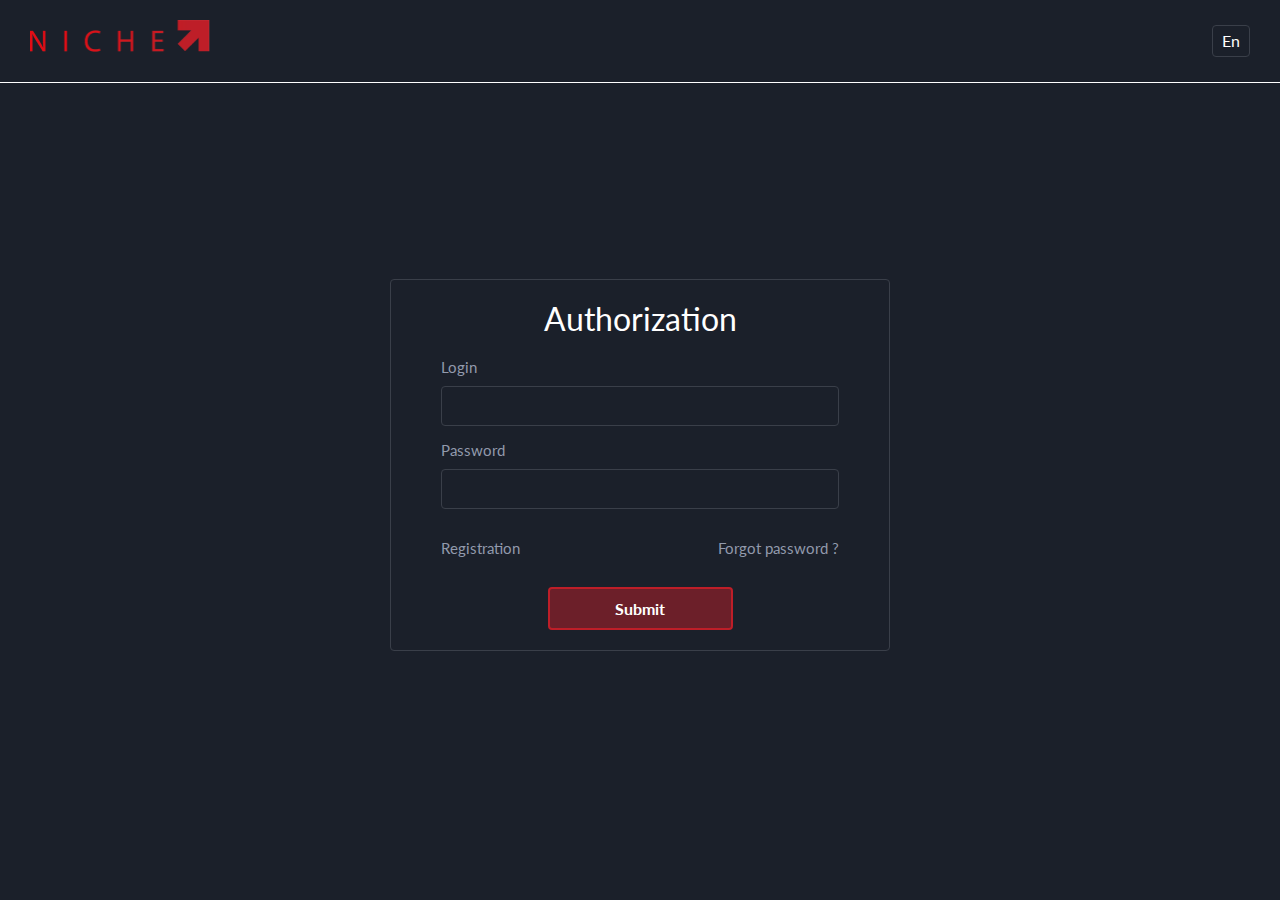
<file: index.html>
<!DOCTYPE html>
<!-- Оболочка документа -->
<html lang="ru">

<!-- Заголовок страницы, контейнер для других важных данных (не отображается) -->

<head>
    <title>Главная</title>
    <!-- Подключение CSS -->
    <link rel="stylesheet" href="css/style.css">
    <meta http-equiv="Content-type" content="text/html;charset=UTF-8" />
    <link rel="shortcut icon" href="img/icons/favicon.ico">
    <meta name="viewport" content="width=device-width, initial-scale=1.0" />
</head>

<body>
    <!-- ОБОЛОЧКА -->
    <div class="wrapper main ">
        <div class="top_wrap">
            <div class="top_inner">
                <div class="left">
                    <a href="#" class="logo">
                        <img src="img/logo.png" alt="">
                    </a>
                </div>
                <div class="right">
                    <div class="langs">
                        <div class="lang lang_use">En</div>
                        <div class="lang_block">
                            <div class="lang">Ua</div>
                            <div class="lang">Ru</div>
                        </div>
                    </div>
                </div>
            </div>
        </div>
        <form action="" class="form_wrap page">
            <div class="form_inner">
                <div class="title">Authorization</div>
                <div class="input_item">
                    <input class=" input_text" type="text">
                    <span class="title_input required">Login</span>
                </div>
                <div class="input_item">
                    <input class="input_text" type="text">
                    <span class="title_input required">Password</span>
                </div>
                <div class="link_row">
                    <a href="registration.html" class="link">Registration</a>
                    <a href="#" class="link">Forgot password ?</a>
                </div>
                <input type="submit" value="Submit" class="button_2">
            </div>
        </form>
    </div>


<!-- Подключеине скриптов -->

<script src="js/main.js"></script>
</body>

</html>
</file>
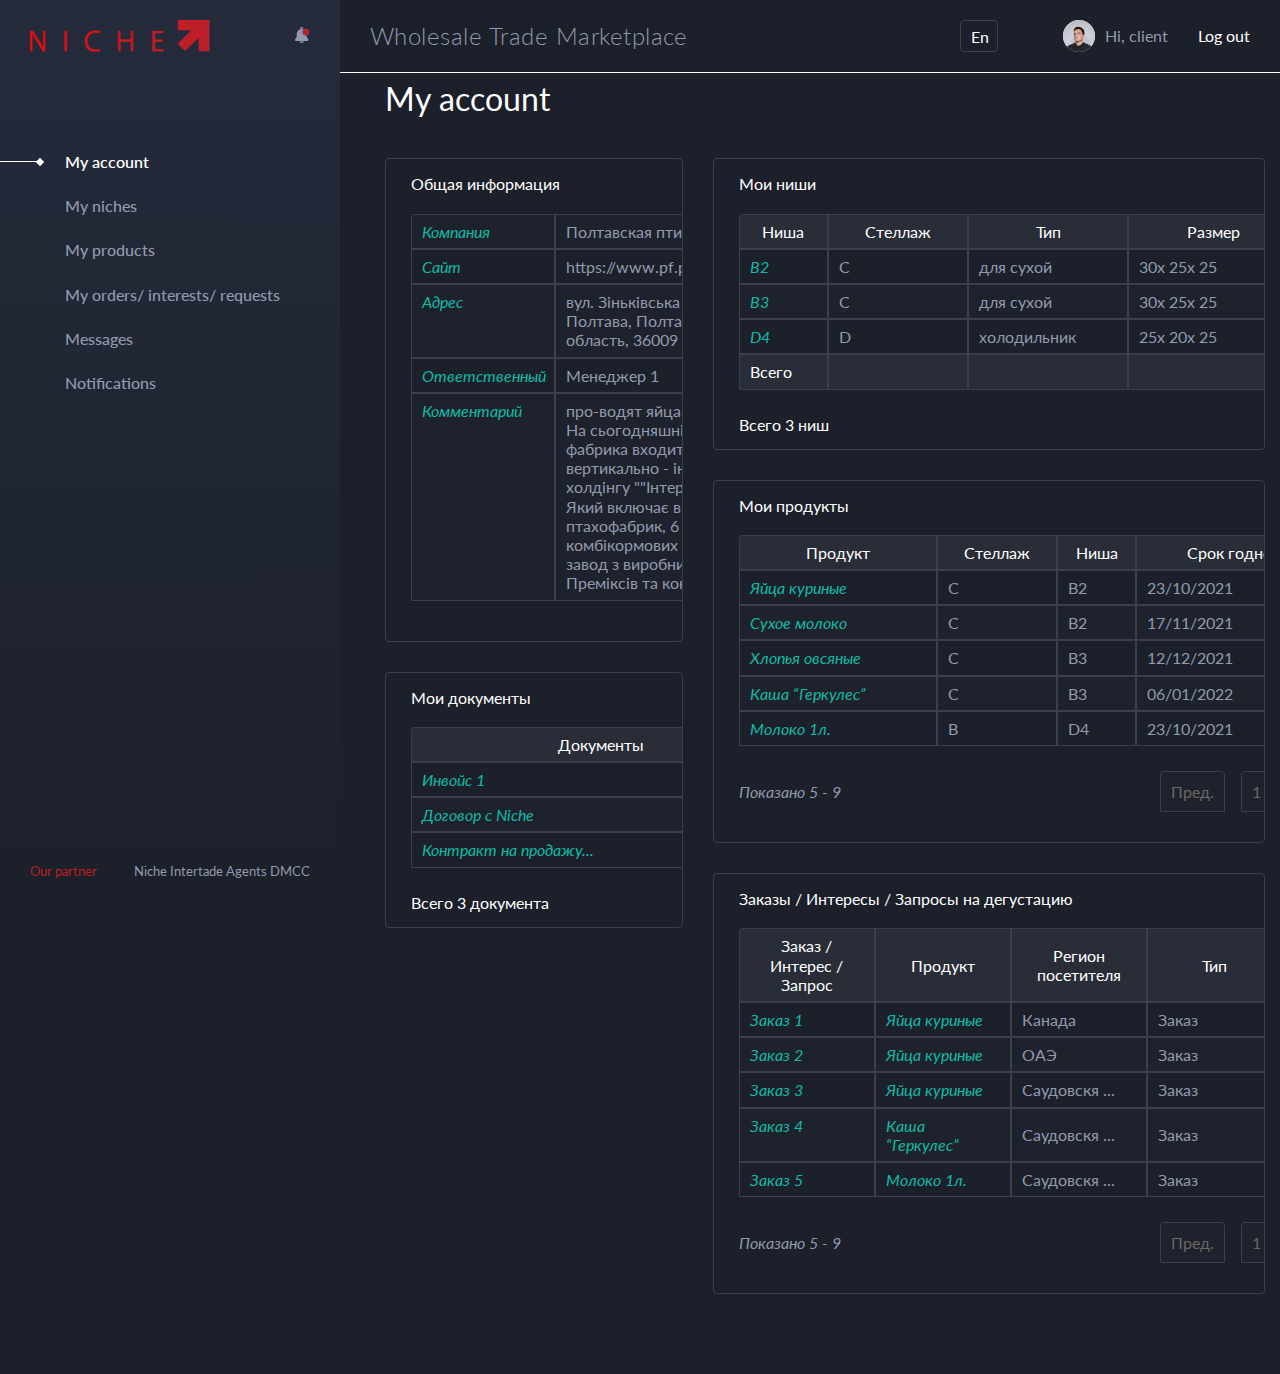
<file: my-account.html>
<!DOCTYPE html>
<!-- Оболочка документа -->
<html lang="ru">

<!-- Заголовок страницы, контейнер для других важных данных (не отображается) -->

<head>
    <title>Главная</title>
    <!-- Подключение CSS -->
    <link rel="stylesheet" href="css/style.css">
    <meta http-equiv="Content-type" content="text/html;charset=UTF-8" />
    <link rel="shortcut icon" href="img/icons/favicon.ico">
    <meta name="viewport" content="width=device-width, initial-scale=1.0" />
</head>

<body>
    <!-- ОБОЛОЧКА -->
    <div class="wrapper account">
        <div class="nav_bar">
            <div class="top">
                <a href="#" class="logo">
                    <img src="img/logo.png" alt="">
                </a>
                <div class="df">
                    <div class="langs">
                        <div class="lang lang_use">En</div>
                        <div class="lang_block">
                            <div class="lang">Ua</div>
                            <div class="lang">Ru</div>
                        </div>
                    </div>
                    <a href="#" class="notice new">
                        <svg class="icon">
                            <use xlink:href="img/svg/sprite.svg#notification"></use>
                        </svg>
                    </a>
                    <div class="close_menu"></div>
                </div>
            </div>
            <div class="center">
                <ul class="menu_list">
                    <li class="menu_item active"><a href="my-account.html" class="menu_link">My account</a></li>
                    <li class="menu_item"><a href="my-niches.html" class="menu_link">My niches</a></li>
                    <li class="menu_item"><a href="my-products.html" class="menu_link">My products</a></li>
                    <li class="menu_item"><a href="my-orders.html" class="menu_link">My orders/ interests/ requests</a>
                    </li>
                    <li class="menu_item"><a href="my-messages.html" class="menu_link">Messages</a></li>
                    <li class="menu_item"><a href="my-notifications.html" class="menu_link">Notifications</a></li>
                </ul>
            </div>
            <div class="bottom">
                <a class="red" href="#">Our partner</a>
                <a href="#">Niche Intertade Agents DMCC</a>
            </div>
        </div>
        <div class="main_block">
            <div class="top_wrap">
                <div class="top_inner">
                    <div class="left">
                        <a href="#" class="logo">
                            <img src="img/logo.png" alt="">
                        </a>
                        <div class="text">Wholesale Trade Marketplace</div>
                    </div>
                    <div class="right">
                        <div class="langs">
                            <div class="lang lang_use">En</div>
                            <div class="lang_block">
                                <div class="lang">Ua</div>
                                <div class="lang">Ru</div>
                            </div>
                        </div>
                        <div class="user">
                            <img class="photo" src="img/user.jpg" alt="">
                            <span class="name">Hi, client</span>
                        </div>
                        <a href="#" class="log">Log out</a>
                    </div>
                    <div class="button_burger"><span></span></div>
                </div>
            </div>
            <div class="container page">
                <div class="content">
                    <div class="title">My account</div>
                    <div class="tabels_wrap">
                        <div class="left_tabels">
                            <div class="table_wrapper table_a-info">
                                <div class="table_title">Общая информация</div>
                                <div class="table">
                                    <div class="t_row">
                                        <div class="t_column title_column">Компания</div>
                                        <div class="t_column">Полтавская птицефабрика</div>
                                    </div>
                                    <div class="t_row">
                                        <div class="t_column title_column">Сайт</div>
                                        <div class="t_column"><a href="#">https://www.pf.poltava.ua/</a></div>
                                    </div>
                                    <div class="t_row">
                                        <div class="t_column title_column">Адрес</div>
                                        <div class="t_column">вул. Зіньківська вулиця, 79, Полтава, Полтавська область,
                                            36009</div>
                                    </div>
                                    <div class="t_row">
                                        <div class="t_column title_column">Ответственный</div>
                                        <div class="t_column">Менеджер 1</div>
                                    </div>
                                    <div class="t_row">
                                        <div class="t_column title_column">Комментарий</div>
                                        <div class="t_column">про-водят яйца в 1956 году
                                            На сьогодняшній день фабрика входить до вертикально - інтегрованого холдінгу
                                            ""Інтер-Єдінство"". Який включає в себе 7 птахофабрик, 6 комбікормових
                                            заводів, завод з виробництву Преміксів та концентратів</div>
                                    </div>
                                </div>
                            </div>
                            <div class="table_wrapper table_a-document">
                                <div class="table_title">Мои документы</div>
                                <div class="table">
                                    <div class="t_row title_row">
                                        <div class="t_column">Документы</div>
                                    </div>
                                    <div class="t_row">
                                        <div class="t_column title_column">Инвойс 1</div>
                                    </div>
                                    <div class="t_row">
                                        <div class="t_column title_column">Договор с Niche</div>
                                    </div>
                                    <div class="t_row">
                                        <div class="t_column title_column">Контракт на продажу...</div>
                                    </div>
                                </div>
                                <div class="table_total">Всего 3 документа</div>
                            </div>
                        </div>
                        <div class="right_tabels">
                            <div class="table_wrapper table_a-niche">
                                <div class="table_title">Мои ниши</div>
                                <div class="table">
                                    <div class="t_row title_row">
                                        <div class="t_column">Ниша</div>
                                        <div class="t_column">Стеллаж</div>
                                        <div class="t_column">Тип</div>
                                        <div class="t_column">Размер</div>
                                        <div class="t_column">Продуктов</div>
                                    </div>
                                    <div class="t_row">
                                        <div class="t_column title_column"><a href="my-niche.html">B2</a></div>
                                        <div class="t_column">C</div>
                                        <div class="t_column">для сухой</div>
                                        <div class="t_column">30х 25х 25</div>
                                        <div class="t_column">4</div>
                                    </div>
                                    <div class="t_row">
                                        <div class="t_column title_column">B3</div>
                                        <div class="t_column">C</div>
                                        <div class="t_column">для сухой</div>
                                        <div class="t_column">30х 25х 25</div>
                                        <div class="t_column">3</div>
                                    </div>
                                    <div class="t_row">
                                        <div class="t_column title_column">D4</div>
                                        <div class="t_column">D</div>
                                        <div class="t_column">холодильник</div>
                                        <div class="t_column">25х 20х 25</div>
                                        <div class="t_column">2</div>
                                    </div>
                                    <div class="t_row total_row">
                                        <div class="t_column">Всего</div>
                                        <div class="t_column"></div>
                                        <div class="t_column"></div>
                                        <div class="t_column"></div>
                                        <div class="t_column">9</div>
                                    </div>
                                </div>
                                <div class="table_total">Всего 3 ниш</div>
                            </div>
                            <div class="table_wrapper table_a-products">
                                <div class="table_title">Мои продукты</div>
                                <div class="table">
                                    <div class="t_row title_row">
                                        <div class="t_column">Продукт</div>
                                        <div class="t_column">Стеллаж</div>
                                        <div class="t_column">Ниша</div>
                                        <div class="t_column">Срок годности истекает</div>
                                    </div>
                                    <div class="t_row">
                                        <div class="t_column title_column"><a href="my-product.html">Яйца куриные</a>
                                        </div>
                                        <div class="t_column">C</div>
                                        <div class="t_column">B2</div>
                                        <div class="t_column">23/10/2021</div>
                                    </div>
                                    <div class="t_row">
                                        <div class="t_column title_column">Сухое молоко</div>
                                        <div class="t_column">C</div>
                                        <div class="t_column">B2</div>
                                        <div class="t_column">17/11/2021</div>
                                    </div>
                                    <div class="t_row">
                                        <div class="t_column title_column">Хлопья овсяные</div>
                                        <div class="t_column">C</div>
                                        <div class="t_column">B3</div>
                                        <div class="t_column">12/12/2021</div>
                                    </div>
                                    <div class="t_row">
                                        <div class="t_column title_column">Каша “Геркулес”</div>
                                        <div class="t_column">C</div>
                                        <div class="t_column">B3</div>
                                        <div class="t_column">06/01/2022</div>
                                    </div>
                                    <div class="t_row">
                                        <div class="t_column title_column">Молоко 1л.</div>
                                        <div class="t_column">B</div>
                                        <div class="t_column">D4</div>
                                        <div class="t_column">23/10/2021</div>
                                    </div>
                                </div>
                                <div class="block_pagination">
                                    <div class="info_block">Показано <span class="current">5</span> - <span
                                            class="end">9</span>
                                    </div>
                                    <div class="btn_block">
                                        <div class="btn prev">Пред.</div>
                                        <div class="btn prev">1</div>
                                        <span>...</span>
                                        <div class="btn next">2</div>
                                        <div class="btn next">След.</div>
                                    </div>
                                </div>
                            </div>
                            <div class="table_wrapper table_a-orders">
                                <div class="table_title">Заказы / Интересы / Запросы на дегустацию</div>
                                <div class="table">
                                    <div class="t_row title_row">
                                        <div class="t_column">Заказ / Интерес / Запрос </div>
                                        <div class="t_column">Продукт</div>
                                        <div class="t_column">Регион посетителя</div>
                                        <div class="t_column">Тип</div>
                                        <div class="t_column">Статус</div>
                                    </div>
                                    <div class="t_row">
                                        <div class="t_column title_column"><a href="my-order.html">Заказ 1</a></div>
                                        <div class="t_column title_column">Яйца куриные</div>
                                        <div class="t_column">Канада</div>
                                        <div class="t_column">Заказ</div>
                                        <div class="t_column">Новый</div>
                                    </div>
                                    <div class="t_row">
                                        <div class="t_column title_column">Заказ 2</div>
                                        <div class="t_column title_column">Яйца куриные</div>
                                        <div class="t_column">ОАЭ</div>
                                        <div class="t_column">Заказ</div>
                                        <div class="t_column">В работе</div>
                                    </div>
                                    <div class="t_row">
                                        <div class="t_column title_column">Заказ 3</div>
                                        <div class="t_column title_column">Яйца куриные</div>
                                        <div class="t_column">Саудовскя ...</div>
                                        <div class="t_column">Заказ</div>
                                        <div class="t_column">В работе</div>
                                    </div>
                                    <div class="t_row">
                                        <div class="t_column title_column">Заказ 4</div>
                                        <div class="t_column title_column">Каша “Геркулес”</div>
                                        <div class="t_column">Саудовскя ...</div>
                                        <div class="t_column">Заказ</div>
                                        <div class="t_column">В работе</div>
                                    </div>
                                    <div class="t_row">
                                        <div class="t_column title_column">Заказ 5</div>
                                        <div class="t_column title_column">Молоко 1л.</div>
                                        <div class="t_column">Саудовскя ...</div>
                                        <div class="t_column">Заказ</div>
                                        <div class="t_column">В работе</div>
                                    </div>
                                </div>
                                <div class="block_pagination">
                                    <div class="info_block">Показано <span class="current">5</span> - <span
                                            class="end">9</span>
                                    </div>
                                    <div class="btn_block">
                                        <div class="btn prev">Пред.</div>
                                        <div class="btn prev">1</div>
                                        <span>...</span>
                                        <div class="btn next">2</div>
                                        <div class="btn next">След.</div>
                                    </div>
                                </div>
                            </div>
                        </div>
                    </div>
                </div>
            </div>

        </div>


<!-- Подключеине скриптов -->

<script src="js/main.js"></script>
</body>

</html>
</file>
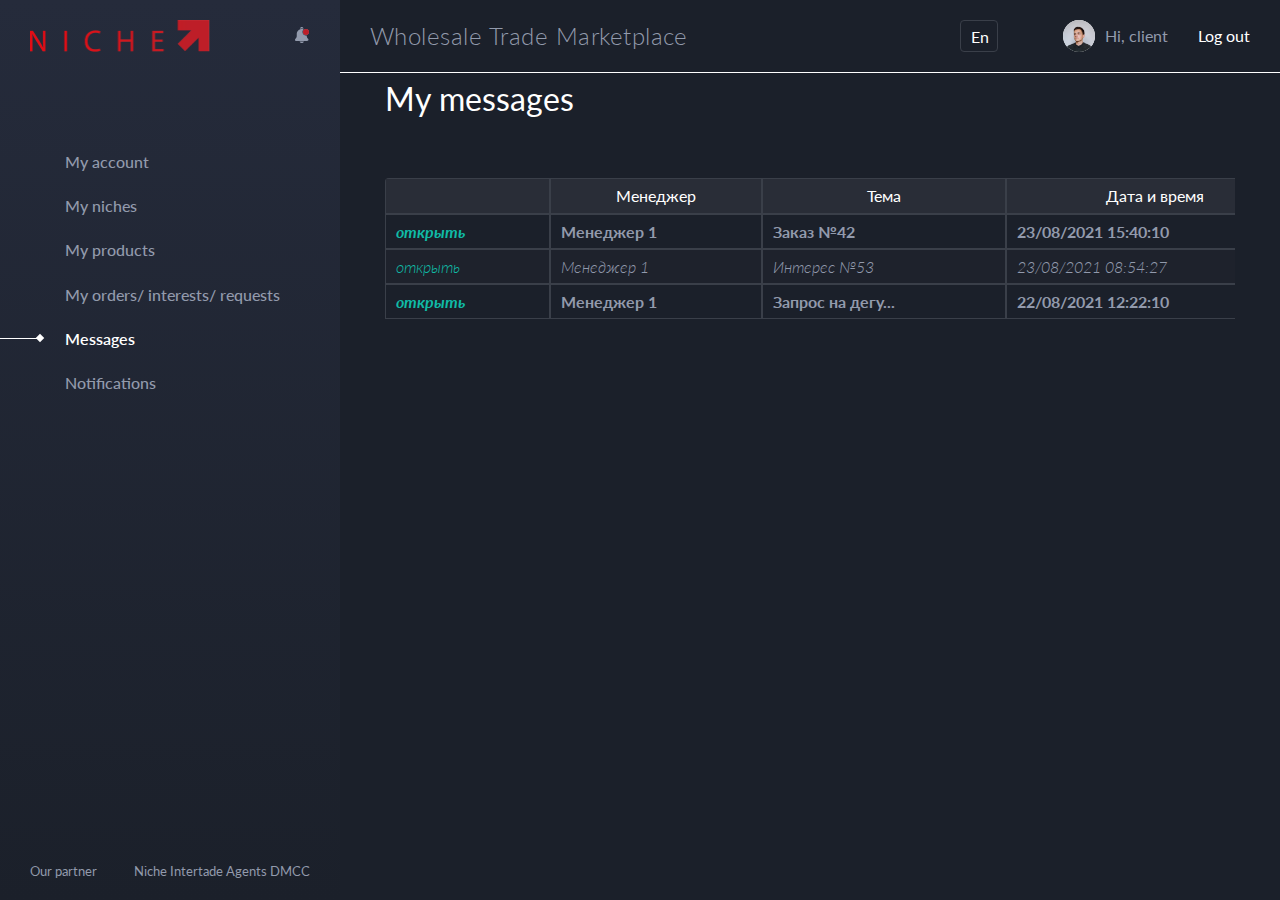
<file: my-message.html>
<!DOCTYPE html>
<!-- Оболочка документа -->
<html lang="ru">

<!-- Заголовок страницы, контейнер для других важных данных (не отображается) -->

<head>
    <title>Главная</title>
    <!-- Подключение CSS -->
    <link rel="stylesheet" href="css/style.css">
    <meta http-equiv="Content-type" content="text/html;charset=UTF-8" />
    <link rel="shortcut icon" href="img/icons/favicon.ico">
    <meta name="viewport" content="width=device-width, initial-scale=1.0" />
</head>

<body>
    <!-- ОБОЛОЧКА -->
    <div class="wrapper account">
        <div class="nav_bar">
            <div class="top">
                <a href="#" class="logo">
                    <img src="img/logo.png" alt="">
                </a>
                <div class="df">
                    <div class="langs">
                        <div class="lang lang_use">En</div>
                        <div class="lang_block">
                            <div class="lang">Ua</div>
                            <div class="lang">Ru</div>
                        </div>
                    </div>
                    <a href="#" class="notice new">
                        <svg class="icon">
                            <use xlink:href="img/svg/sprite.svg#notification"></use>
                        </svg>
                    </a>
                    <div class="close_menu"></div>
                </div>
            </div>
            <div class="center">
                <ul class="menu_list">
                    <li class="menu_item"><a href="my-account.html" class="menu_link">My account</a></li>
                    <li class="menu_item"><a href="my-niche.html" class="menu_link">My niches</a></li>
                    <li class="menu_item"><a href="my-products.html" class="menu_link">My products</a></li>
                    <li class="menu_item"><a href="my-order.html" class="menu_link">My orders/ interests/ requests</a>
                    </li>
                    <li class="menu_item active"><a href="my-messages.hrml" class="menu_link">Messages</a></li>
                    <li class="menu_item"><a href="my-notifications.html" class="menu_link">Notifications</a></li>
                </ul>
            </div>
            <div class="bottom">
                <a href="#">Our partner</a>
                <a href="#">Niche Intertade Agents DMCC</a>
            </div>
        </div>
        <div class="main_block">
            <div class="top_wrap">
                <div class="top_inner">
                    <div class="left">
                        <a href="#" class="logo">
                            <img src="img/logo.png" alt="">
                        </a>
                        <div class="text">Wholesale Trade Marketplace</div>
                    </div>
                    <div class="right">
                        <div class="langs">
                            <div class="lang lang_use">En</div>
                            <div class="lang_block">
                                <div class="lang">Ua</div>
                                <div class="lang">Ru</div>
                            </div>
                        </div>
                        <div class="user">
                            <img class="photo" src="img/user.jpg" alt="">
                            <span class="name">Hi, client</span>
                        </div>
                        <a href="#" class="log">Log out</a>
                    </div>
                    <div class="button_burger"><span></span></div>
                </div>
            </div>
            <div class="container page">
                <div class="content">
                    <div class="title">My messages </div>
                    <div class="table_wrapper  table_messages">
                        <div class="table_title"></div>
                        <div class="table">
                            <div class="t_row title_row">
                                <div class="t_column"></div>
                                <div class="t_column">Менеджер</div>
                                <div class="t_column">Тема</div>
                                <div class="t_column">Дата и время</div>
                                <div class="t_column">Текст сообщения</div>
                            </div>
                            <div class="t_row">
                                <div class="t_column title_column">открыть</div>
                                <div class="t_column">Менеджер 1</div>
                                <div class="t_column">Заказ №42</div>
                                <div class="t_column">23/08/2021 15:40:10</div>
                                <div class="t_column">Есть вопрос по условиям плтеж...</div>
                            </div>
                            <div class="t_row">
                                <div class="t_column title_column">открыть</div>
                                <div class="t_column">Менеджер 1</div>
                                <div class="t_column">Интерес №53</div>
                                <div class="t_column">23/08/2021 08:54:27</div>
                                <div class="t_column">Когда пришлете финальный вари...</div>
                            </div>
                            <div class="t_row">
                                <div class="t_column title_column">открыть</div>
                                <div class="t_column">Менеджер 1</div>
                                <div class="t_column">Запрос на дегу...</div>
                                <div class="t_column">22/08/2021 12:22:10</div>
                                <div class="t_column">Сколько товара необходимо для...</div>
                            </div>
                        </div>
                    </div>
                </div>
            </div>

        </div>


<!-- Подключеине скриптов -->

<script src="js/main.js"></script>
</body>

</html>
</file>
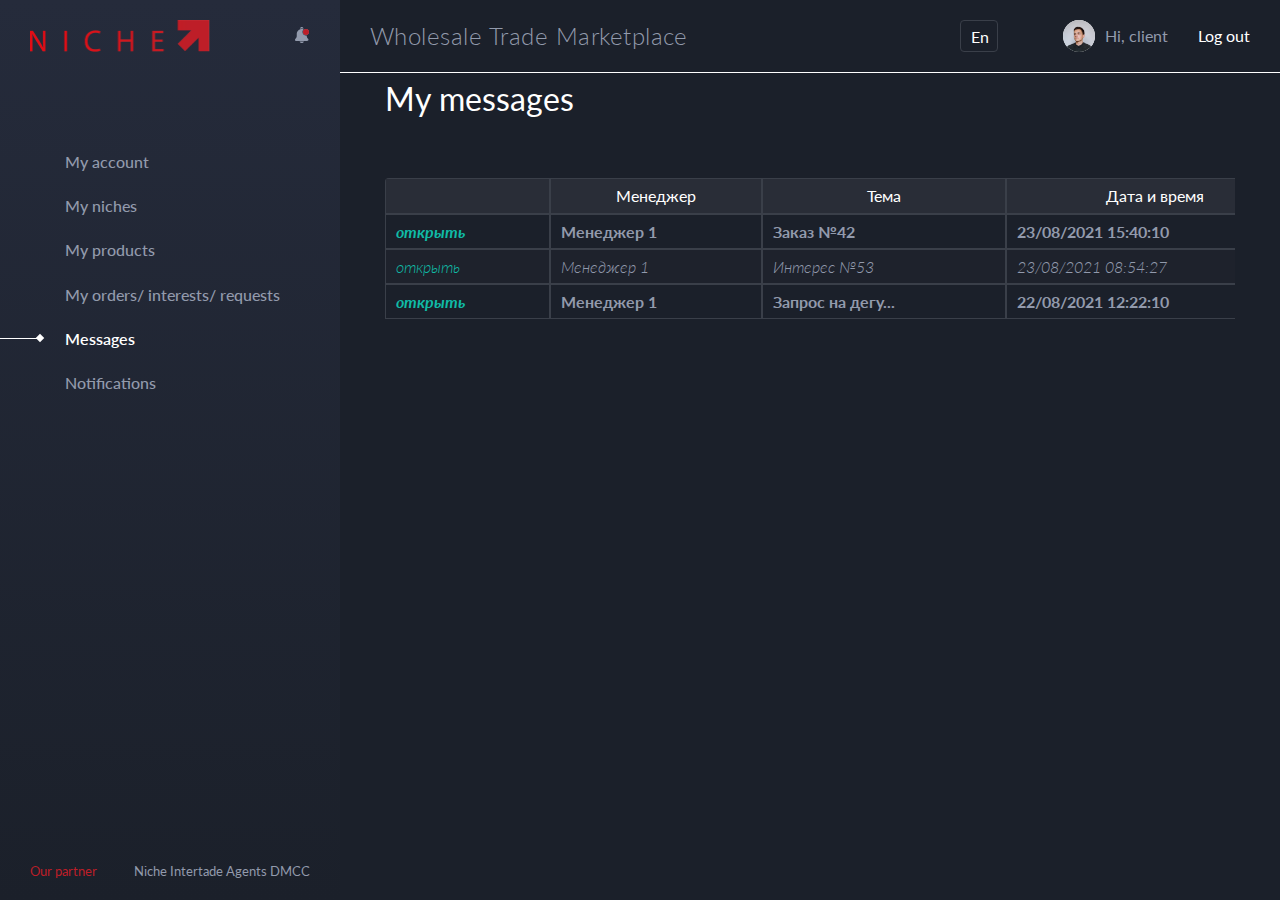
<file: my-messages.html>
<!DOCTYPE html>
<!-- Оболочка документа -->
<html lang="ru">

<!-- Заголовок страницы, контейнер для других важных данных (не отображается) -->

<head>
    <title>Главная</title>
    <!-- Подключение CSS -->
    <link rel="stylesheet" href="css/style.css">
    <meta http-equiv="Content-type" content="text/html;charset=UTF-8" />
    <link rel="shortcut icon" href="img/icons/favicon.ico">
    <meta name="viewport" content="width=device-width, initial-scale=1.0" />
</head>

<body>
    <!-- ОБОЛОЧКА -->
    <div class="wrapper account">
        <div class="nav_bar">
            <div class="top">
                <a href="#" class="logo">
                    <img src="img/logo.png" alt="">
                </a>
                <div class="df">
                    <div class="langs">
                        <div class="lang lang_use">En</div>
                        <div class="lang_block">
                            <div class="lang">Ua</div>
                            <div class="lang">Ru</div>
                        </div>
                    </div>
                    <a href="#" class="notice new">
                        <svg class="icon">
                            <use xlink:href="img/svg/sprite.svg#notification"></use>
                        </svg>
                    </a>
                    <div class="close_menu"></div>
                </div>
            </div>
            <div class="center">
                <ul class="menu_list">
                    <li class="menu_item"><a href="my-account.html" class="menu_link">My account</a></li>
                    <li class="menu_item"><a href="my-niches.html" class="menu_link">My niches</a></li>
                    <li class="menu_item"><a href="my-products.html" class="menu_link">My products</a></li>
                    <li class="menu_item"><a href="my-orders.html" class="menu_link">My orders/ interests/ requests</a>
                    </li>
                    <li class="menu_item active"><a href="my-messages.hrml" class="menu_link">Messages</a></li>
                    <li class="menu_item"><a href="my-notifications.html" class="menu_link">Notifications</a></li>
                </ul>
            </div>
            <div class="bottom">
                <a class="red" href="#">Our partner</a>
                <a href="#">Niche Intertade Agents DMCC</a>
            </div>
        </div>
        <div class="main_block">
            <div class="top_wrap">
                <div class="top_inner">
                    <div class="left">
                        <a href="#" class="logo">
                            <img src="img/logo.png" alt="">
                        </a>
                        <div class="text">Wholesale Trade Marketplace</div>
                    </div>
                    <div class="right">
                        <div class="langs">
                            <div class="lang lang_use">En</div>
                            <div class="lang_block">
                                <div class="lang">Ua</div>
                                <div class="lang">Ru</div>
                            </div>
                        </div>
                        <div class="user">
                            <img class="photo" src="img/user.jpg" alt="">
                            <span class="name">Hi, client</span>
                        </div>
                        <a href="#" class="log">Log out</a>
                    </div>
                    <div class="button_burger"><span></span></div>
                </div>
            </div>
            <div class="container page">
                <div class="content">
                    <div class="title">My messages </div>
                    <div class="table_wrapper  table_messages">
                        <div class="table_title"></div>
                        <div class="table">
                            <div class="t_row title_row">
                                <div class="t_column"></div>
                                <div class="t_column">Менеджер</div>
                                <div class="t_column">Тема</div>
                                <div class="t_column">Дата и время</div>
                                <div class="t_column">Текст сообщения</div>
                            </div>
                            <div class="t_row">
                                <div class="t_column title_column">открыть</div>
                                <div class="t_column">Менеджер 1</div>
                                <div class="t_column">Заказ №42</div>
                                <div class="t_column">23/08/2021 15:40:10</div>
                                <div class="t_column">Есть вопрос по условиям плтеж...</div>
                            </div>
                            <div class="t_row">
                                <div class="t_column title_column">открыть</div>
                                <div class="t_column">Менеджер 1</div>
                                <div class="t_column">Интерес №53</div>
                                <div class="t_column">23/08/2021 08:54:27</div>
                                <div class="t_column">Когда пришлете финальный вари...</div>
                            </div>
                            <div class="t_row">
                                <div class="t_column title_column">открыть</div>
                                <div class="t_column">Менеджер 1</div>
                                <div class="t_column">Запрос на дегу...</div>
                                <div class="t_column">22/08/2021 12:22:10</div>
                                <div class="t_column">Сколько товара необходимо для...</div>
                            </div>
                        </div>
                    </div>
                </div>
            </div>

        </div>


<!-- Подключеине скриптов -->

<script src="js/main.js"></script>
</body>

</html>
</file>
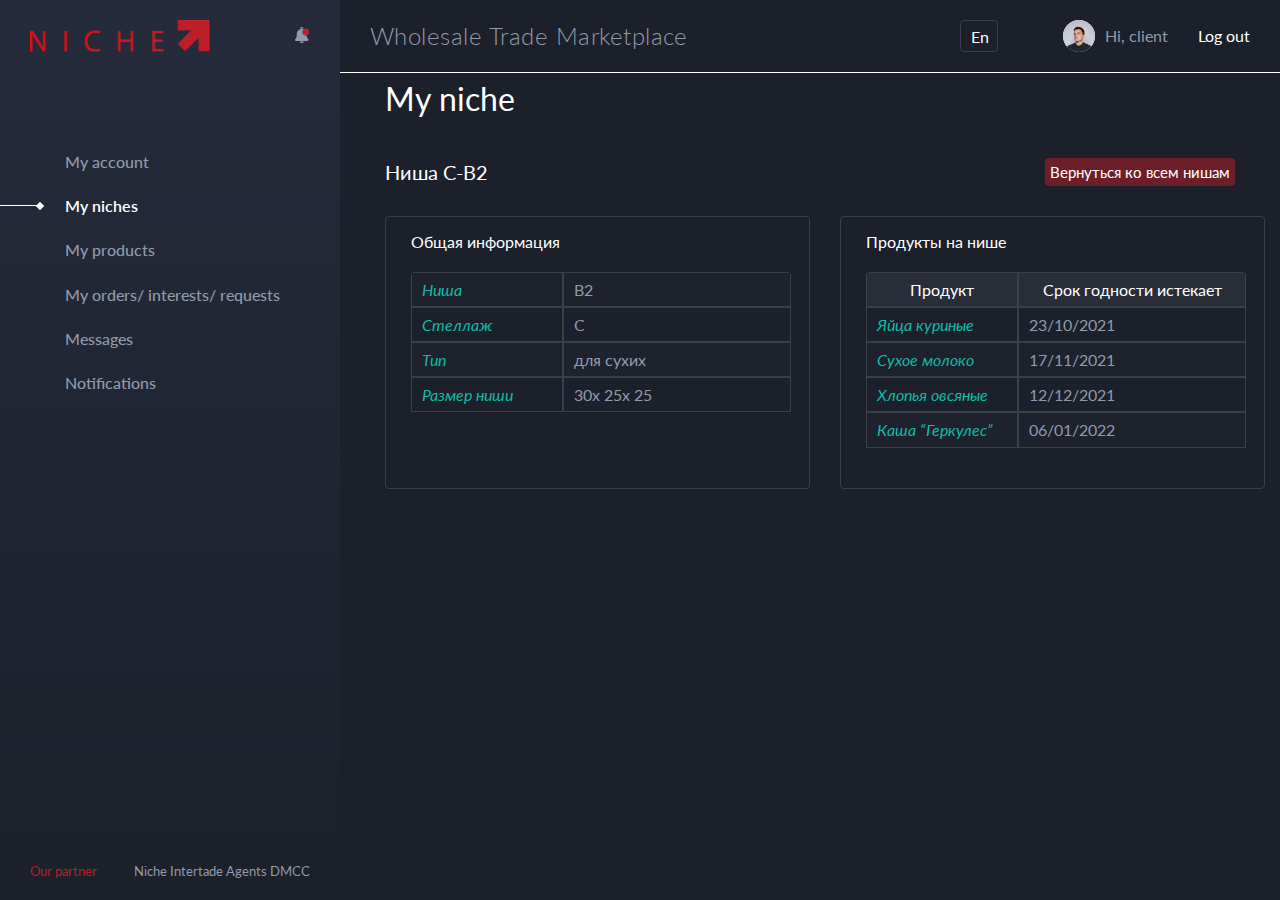
<file: my-niche.html>
<!DOCTYPE html>
<!-- Оболочка документа -->
<html lang="ru">

<!-- Заголовок страницы, контейнер для других важных данных (не отображается) -->

<head>
    <title>Главная</title>
    <!-- Подключение CSS -->
    <link rel="stylesheet" href="css/style.css">
    <meta http-equiv="Content-type" content="text/html;charset=UTF-8" />
    <link rel="shortcut icon" href="img/icons/favicon.ico">
    <meta name="viewport" content="width=device-width, initial-scale=1.0" />
</head>

<body>
    <!-- ОБОЛОЧКА -->
    <div class="wrapper account">
        <div class="nav_bar">
            <div class="top">
                <a href="#" class="logo">
                    <img src="img/logo.png" alt="">
                </a>
                <div class="df">
                    <div class="langs">
                        <div class="lang lang_use">En</div>
                        <div class="lang_block">
                            <div class="lang">Ua</div>
                            <div class="lang">Ru</div>
                        </div>
                    </div>
                    <a href="#" class="notice new">
                        <svg class="icon">
                            <use xlink:href="img/svg/sprite.svg#notification"></use>
                        </svg>
                    </a>
                    <div class="close_menu"></div>
                </div>
            </div>
            <div class="center">
                <ul class="menu_list">
                    <li class="menu_item"><a href="my-account.html" class="menu_link">My account</a></li>
                    <li class="menu_item active"><a href="my-niches.html" class="menu_link">My niches</a></li>
                    <li class="menu_item"><a href="my-products.html" class="menu_link">My products</a></li>
                    <li class="menu_item"><a href="my-orders.html" class="menu_link">My orders/ interests/ requests</a>
                    </li>
                    <li class="menu_item"><a href="my-messages.html" class="menu_link">Messages</a></li>
                    <li class="menu_item"><a href="my-notifications.html" class="menu_link">Notifications</a></li>
                </ul>
            </div>
            <div class="bottom">
                <a class="red" href="#">Our partner</a>
                <a href="#">Niche Intertade Agents DMCC</a>
            </div>
        </div>
        <div class="main_block">
            <div class="top_wrap">
                <div class="top_inner">
                    <div class="left">
                        <a href="#" class="logo">
                            <img src="img/logo.png" alt="">
                        </a>
                        <div class="text">Wholesale Trade Marketplace</div>
                    </div>
                    <div class="right">
                        <div class="langs">
                            <div class="lang lang_use">En</div>
                            <div class="lang_block">
                                <div class="lang">Ua</div>
                                <div class="lang">Ru</div>
                            </div>
                        </div>
                        <div class="user">
                            <img class="photo" src="img/user.jpg" alt="">
                            <span class="name">Hi, client</span>
                        </div>
                        <a href="#" class="log">Log out</a>
                    </div>
                    <div class="button_burger"><span></span></div>
                </div>
            </div>
            <div class="container page">
                <div class="content">
                    <div class="title">My niche</div>
                    <div class="tabel_row">
                        <div class="title_text">Ниша C-B2</div>
                        <a class="back" href="my-account.html">Вернуться ко всем нишам</a>
                    </div>
                    <div class="tabels_wrap">
                        <div class="column">
                            <div class="table_wrapper table_niche">
                                <div class="table_title">Общая информация</div>
                                <div class="table">
                                    <div class="t_row">
                                        <div class="t_column title_column">Ниша</div>
                                        <div class="t_column">B2</div>
                                    </div>
                                    <div class="t_row">
                                        <div class="t_column title_column">Стеллаж</div>
                                        <div class="t_column">C</div>
                                    </div>
                                    <div class="t_row">
                                        <div class="t_column title_column">Тип</div>
                                        <div class="t_column">для сухих</div>
                                    </div>
                                    <div class="t_row">
                                        <div class="t_column title_column">Размер ниши</div>
                                        <div class="t_column">30х 25х 25</div>
                                    </div>
                                </div>
                            </div>
                        </div>
                        <div class="column">
                            <div class="table_wrapper table_niche">
                                <div class="table_title">Продукты на нише</div>
                                <div class="table">
                                    <div class="t_row title_row">
                                        <div class="t_column">Продукт</div>
                                        <div class="t_column">Срок годности истекает</div>
                                    </div>
                                    <div class="t_row">
                                        <div class="t_column title_column">Яйца куриные</div>
                                        <div class="t_column">23/10/2021</div>
                                    </div>
                                    <div class="t_row">
                                        <div class="t_column title_column">Сухое молоко</div>
                                        <div class="t_column">17/11/2021</div>
                                    </div>
                                    <div class="t_row">
                                        <div class="t_column title_column">Хлопья овсяные</div>
                                        <div class="t_column">12/12/2021</div>
                                    </div>
                                    <div class="t_row">
                                        <div class="t_column title_column">Каша “Геркулес”</div>
                                        <div class="t_column">06/01/2022</div>
                                    </div>
                                </div>
                            </div>
                        </div>
                    </div>
                </div>
            </div>

        </div>


<!-- Подключеине скриптов -->

<script src="js/main.js"></script>
</body>

</html>
</file>
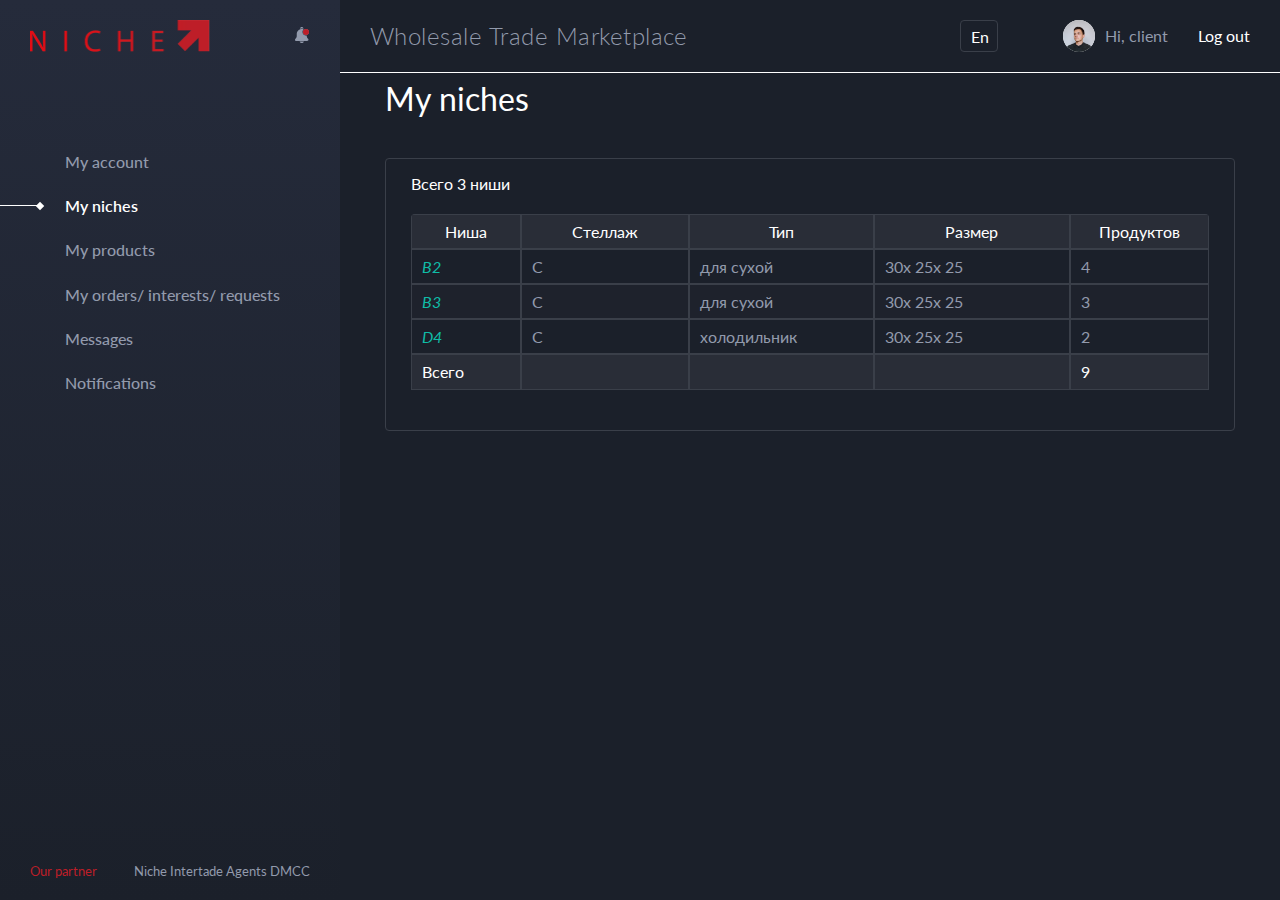
<file: my-niches.html>
<!DOCTYPE html>
<!-- Оболочка документа -->
<html lang="ru">

<!-- Заголовок страницы, контейнер для других важных данных (не отображается) -->

<head>
    <title>Главная</title>
    <!-- Подключение CSS -->
    <link rel="stylesheet" href="css/style.css">
    <meta http-equiv="Content-type" content="text/html;charset=UTF-8" />
    <link rel="shortcut icon" href="img/icons/favicon.ico">
    <meta name="viewport" content="width=device-width, initial-scale=1.0" />
</head>

<body>
    <!-- ОБОЛОЧКА -->
    <div class="wrapper account">
        <div class="nav_bar">
            <div class="top">
                <a href="#" class="logo">
                    <img src="img/logo.png" alt="">
                </a>
                <div class="df">
                    <div class="langs">
                        <div class="lang lang_use">En</div>
                        <div class="lang_block">
                            <div class="lang">Ua</div>
                            <div class="lang">Ru</div>
                        </div>
                    </div>
                    <a href="#" class="notice new">
                        <svg class="icon">
                            <use xlink:href="img/svg/sprite.svg#notification"></use>
                        </svg>
                    </a>
                    <div class="close_menu"></div>
                </div>
            </div>
            <div class="center">
                <ul class="menu_list">
                    <li class="menu_item"><a href="my-account.html" class="menu_link">My account</a></li>
                    <li class="menu_item active"><a href="my-niches.html" class="menu_link">My niches</a></li>
                    <li class="menu_item"><a href="my-products.html" class="menu_link">My products</a></li>
                    <li class="menu_item"><a href="my-orders.html" class="menu_link">My orders/ interests/ requests</a>
                    </li>
                    <li class="menu_item"><a href="my-messages.html" class="menu_link">Messages</a></li>
                    <li class="menu_item"><a href="my-notifications.html" class="menu_link">Notifications</a></li>
                </ul>
            </div>
            <div class="bottom">
                <a class="red" href="#">Our partner</a>
                <a href="#">Niche Intertade Agents DMCC</a>
            </div>
        </div>
        <div class="main_block">
            <div class="top_wrap">
                <div class="top_inner">
                    <div class="left">
                        <a href="#" class="logo">
                            <img src="img/logo.png" alt="">
                        </a>
                        <div class="text">Wholesale Trade Marketplace</div>
                    </div>
                    <div class="right">
                        <div class="langs">
                            <div class="lang lang_use">En</div>
                            <div class="lang_block">
                                <div class="lang">Ua</div>
                                <div class="lang">Ru</div>
                            </div>
                        </div>
                        <div class="user">
                            <img class="photo" src="img/user.jpg" alt="">
                            <span class="name">Hi, client</span>
                        </div>
                        <a href="#" class="log">Log out</a>
                    </div>
                    <div class="button_burger"><span></span></div>
                </div>
            </div>
            <div class="container page">
                <div class="content">
                    <div class="title">My niches</div>
                    <div class="table_wrapper table_niches">
                        <div class="table_title">Всего 3 ниши</div>
                        <div class="table">
                            <div class="t_row title_row">
                                <div class="t_column">Ниша</div>
                                <div class="t_column">Стеллаж</div>
                                <div class="t_column">Тип</div>
                                <div class="t_column">Размер</div>
                                <div class="t_column">Продуктов</div>
                            </div>
                            <div class="t_row">
                                <div class="t_column title_column">B2</div>
                                <div class="t_column">C</div>
                                <div class="t_column">для сухой</div>
                                <div class="t_column">30х 25х 25</div>
                                <div class="t_column">4</div>
                            </div>
                            <div class="t_row">
                                <div class="t_column title_column">B3</div>
                                <div class="t_column">C</div>
                                <div class="t_column">для сухой</div>
                                <div class="t_column">30х 25х 25</div>
                                <div class="t_column">3</div>
                            </div>
                            <div class="t_row">
                                <div class="t_column title_column">D4</div>
                                <div class="t_column">C</div>
                                <div class="t_column">холодильник</div>
                                <div class="t_column">30х 25х 25</div>
                                <div class="t_column">2</div>
                            </div>
                            <div class="t_row total_row">
                                <div class="t_column title_column">Всего</div>
                                <div class="t_column"></div>
                                <div class="t_column"></div>
                                <div class="t_column"></div>
                                <div class="t_column">9</div>
                            </div>
                        </div>
                    </div>
                </div>
            </div>

        </div>


<!-- Подключеине скриптов -->

<script src="js/main.js"></script>
</body>

</html>
</file>
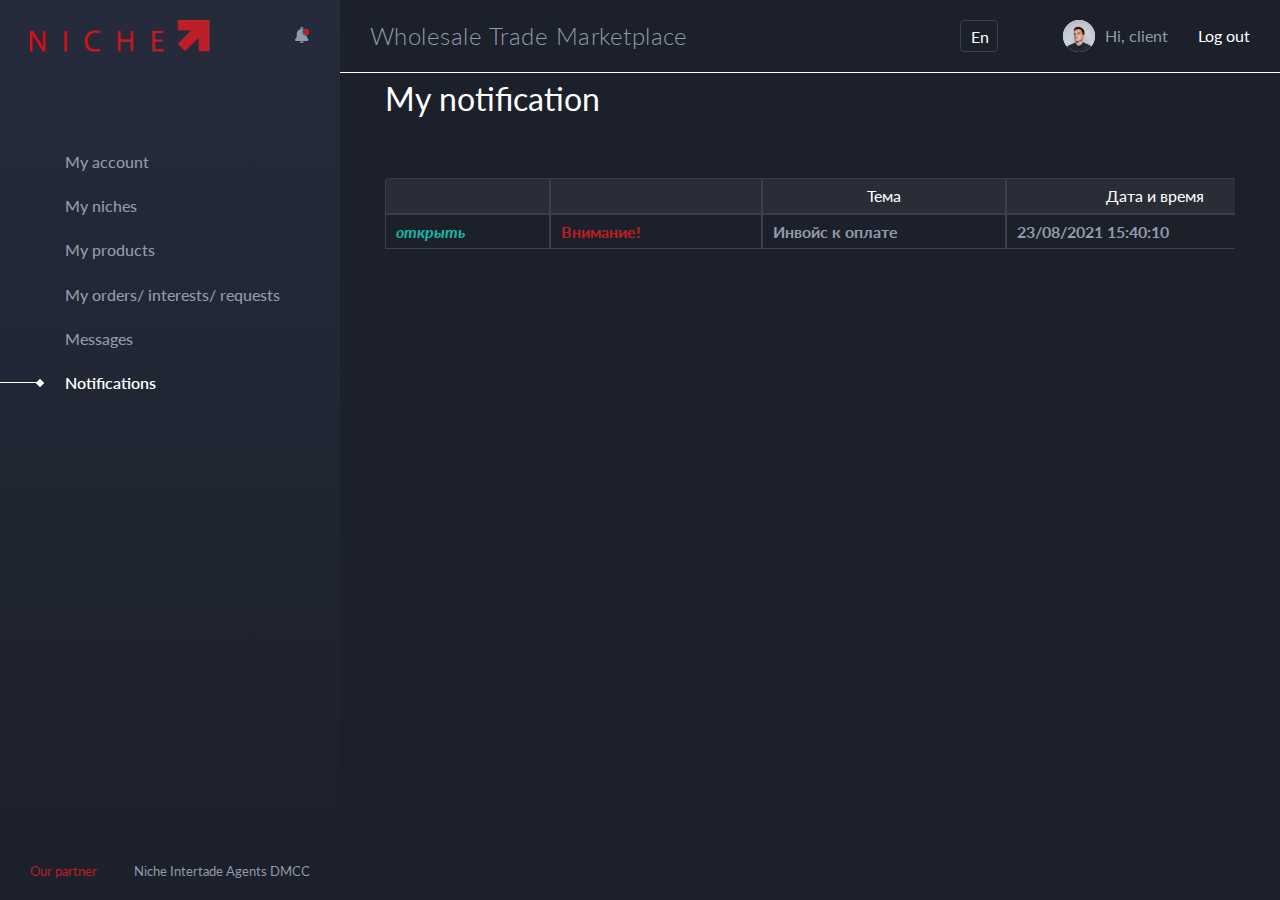
<file: my-notifications.html>
<!DOCTYPE html>
<!-- Оболочка документа -->
<html lang="ru">

<!-- Заголовок страницы, контейнер для других важных данных (не отображается) -->

<head>
    <title>Главная</title>
    <!-- Подключение CSS -->
    <link rel="stylesheet" href="css/style.css">
    <meta http-equiv="Content-type" content="text/html;charset=UTF-8" />
    <link rel="shortcut icon" href="img/icons/favicon.ico">
    <meta name="viewport" content="width=device-width, initial-scale=1.0" />
</head>

<body>
    <!-- ОБОЛОЧКА -->
    <div class="wrapper account">
        <div class="nav_bar">
            <div class="top">
                <a href="#" class="logo">
                    <img src="img/logo.png" alt="">
                </a>
                <div class="df">
                    <div class="langs">
                        <div class="lang lang_use">En</div>
                        <div class="lang_block">
                            <div class="lang">Ua</div>
                            <div class="lang">Ru</div>
                        </div>
                    </div>
                    <a href="#" class="notice new">
                        <svg class="icon">
                            <use xlink:href="img/svg/sprite.svg#notification"></use>
                        </svg>
                    </a>
                    <div class="close_menu"></div>
                </div>
            </div>
            <div class="center">
                <ul class="menu_list">
                    <li class="menu_item"><a href="my-account.html" class="menu_link">My account</a></li>
                    <li class="menu_item"><a href="my-niches.html" class="menu_link">My niches</a></li>
                    <li class="menu_item"><a href="my-products.html" class="menu_link">My products</a></li>
                    <li class="menu_item"><a href="my-orders.html" class="menu_link">My orders/ interests/ requests</a>
                    </li>
                    <li class="menu_item"><a href="my-messages.html" class="menu_link">Messages</a></li>
                    <li class="menu_item active"><a href="my-notifications.html" class="menu_link">Notifications</a>
                    </li>
                </ul>
            </div>
            <div class="bottom">
                <a class="red" href="#">Our partner</a>
                <a href="#">Niche Intertade Agents DMCC</a>
            </div>
        </div>
        <div class="main_block">
            <div class="top_wrap">
                <div class="top_inner">
                    <div class="left">
                        <a href="#" class="logo">
                            <img src="img/logo.png" alt="">
                        </a>
                        <div class="text">Wholesale Trade Marketplace</div>
                    </div>
                    <div class="right">
                        <div class="langs">
                            <div class="lang lang_use">En</div>
                            <div class="lang_block">
                                <div class="lang">Ua</div>
                                <div class="lang">Ru</div>
                            </div>
                        </div>
                        <div class="user">
                            <img class="photo" src="img/user.jpg" alt="">
                            <span class="name">Hi, client</span>
                        </div>
                        <a href="#" class="log">Log out</a>
                    </div>
                    <div class="button_burger"><span></span></div>
                </div>
            </div>
            <div class="container page">
                <div class="content">
                    <div class="title">My notification</div>
                    <div class="table_wrapper  table_notification">
                        <div class="table_title"></div>
                        <div class="table">
                            <div class="t_row title_row">
                                <div class="t_column"></div>
                                <div class="t_column"></div>
                                <div class="t_column">Тема</div>
                                <div class="t_column">Дата и время</div>
                                <div class="t_column">Подробнее</div>
                            </div>
                            <div class="t_row">
                                <div class="t_column title_column">открыть</div>
                                <div class="t_column attention">Внимание!</div>
                                <div class="t_column">Инвойс к оплате</div>
                                <div class="t_column">23/08/2021 15:40:10</div>
                                <div class="t_column">У Вас неоплаченный инвойс! Проси...</div>
                            </div>
                        </div>
                    </div>
                </div>
            </div>

        </div>


<!-- Подключеине скриптов -->

<script src="js/main.js"></script>
</body>

</html>
</file>
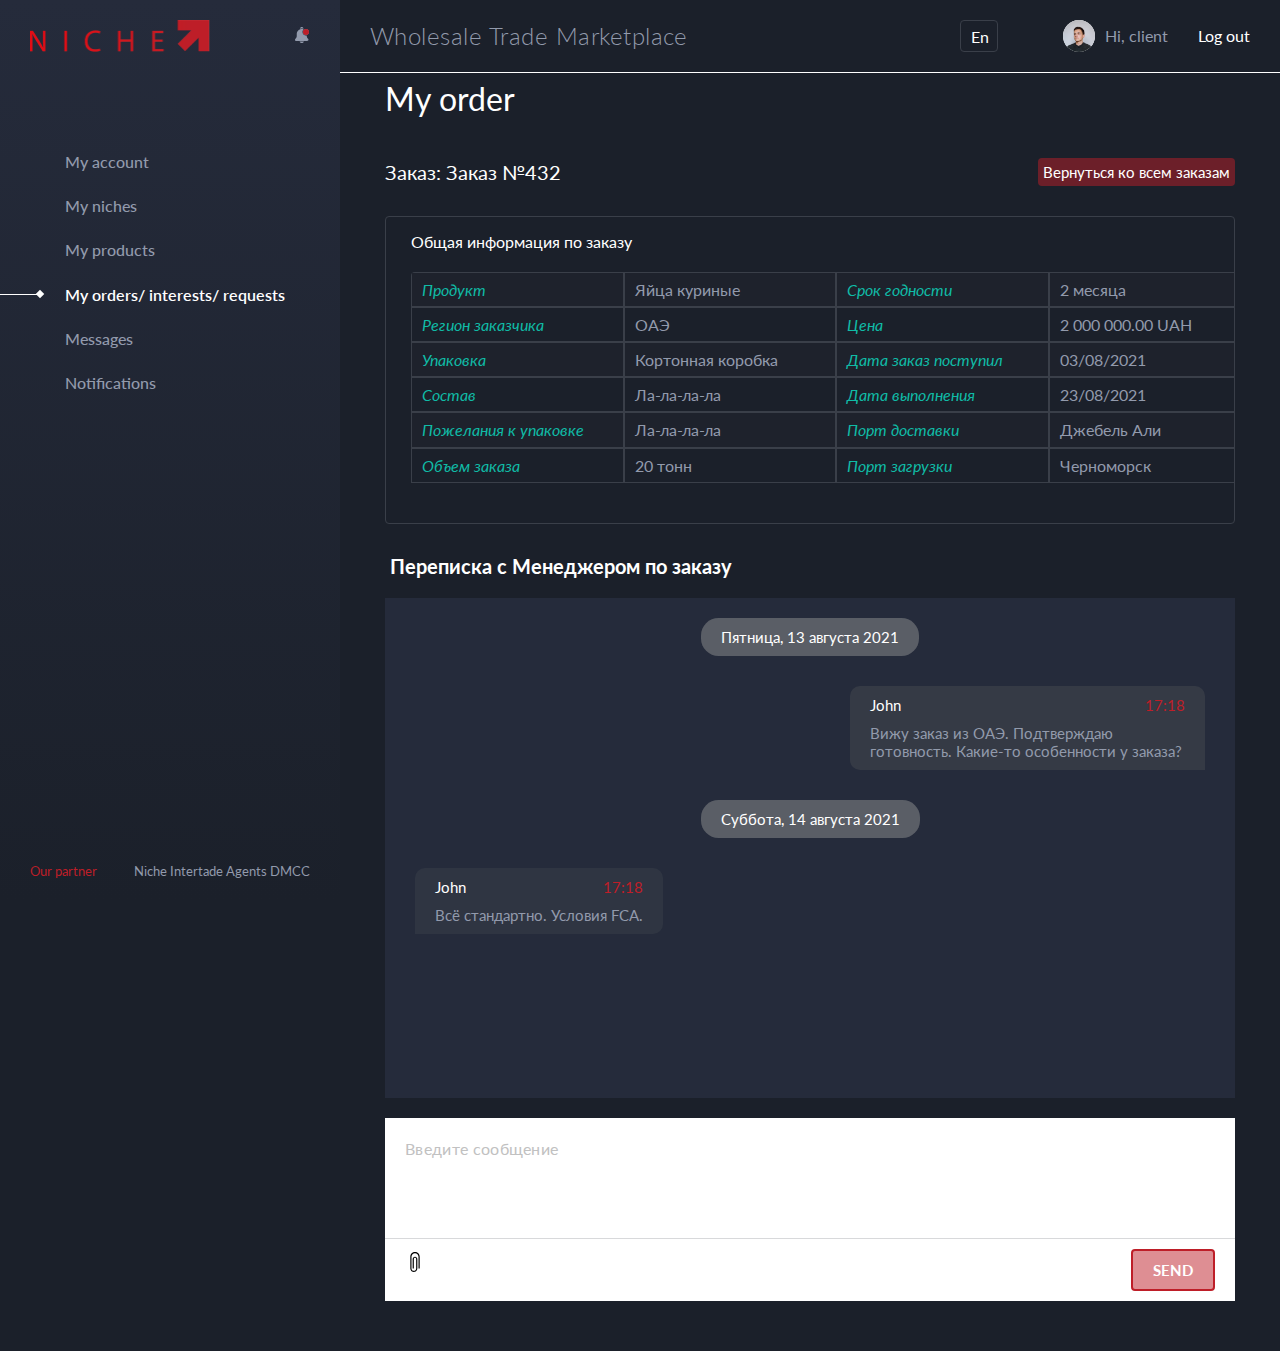
<file: my-order.html>
<!DOCTYPE html>
<!-- Оболочка документа -->
<html lang="ru">

<!-- Заголовок страницы, контейнер для других важных данных (не отображается) -->

<head>
    <title>Главная</title>
    <!-- Подключение CSS -->
    <link rel="stylesheet" href="css/style.css">
    <meta http-equiv="Content-type" content="text/html;charset=UTF-8" />
    <link rel="shortcut icon" href="img/icons/favicon.ico">
    <meta name="viewport" content="width=device-width, initial-scale=1.0" />
</head>

<body>
    <!-- ОБОЛОЧКА -->
    <div class="wrapper account">
        <div class="nav_bar">
            <div class="top">
                <a href="#" class="logo">
                    <img src="img/logo.png" alt="">
                </a>
                <div class="df">
                    <div class="langs">
                        <div class="lang lang_use">En</div>
                        <div class="lang_block">
                            <div class="lang">Ua</div>
                            <div class="lang">Ru</div>
                        </div>
                    </div>
                    <a href="#" class="notice new">
                        <svg class="icon">
                            <use xlink:href="img/svg/sprite.svg#notification"></use>
                        </svg>
                    </a>
                    <div class="close_menu"></div>
                </div>
            </div>
            <div class="center">
                <ul class="menu_list">
                    <li class="menu_item"><a href="my-account.html" class="menu_link">My account</a></li>
                    <li class="menu_item"><a href="my-niches.html" class="menu_link">My niches</a></li>
                    <li class="menu_item"><a href="my-products.html" class="menu_link">My products</a></li>
                    <li class="menu_item active"><a href="my-orders.html" class="menu_link">My orders/ interests/
                            requests</a>
                    </li>
                    <li class="menu_item"><a href="my-messages.html" class="menu_link">Messages</a></li>
                    <li class="menu_item"><a href="my-notifications.html" class="menu_link">Notifications</a></li>
                </ul>
            </div>
            <div class="bottom">
                <a class="red" href="#">Our partner</a>
                <a href="#">Niche Intertade Agents DMCC</a>
            </div>
        </div>
        <div class="main_block">
            <div class="top_wrap">
                <div class="top_inner">
                    <div class="left">
                        <a href="#" class="logo">
                            <img src="img/logo.png" alt="">
                        </a>
                        <div class="text">Wholesale Trade Marketplace</div>
                    </div>
                    <div class="right">
                        <div class="langs">
                            <div class="lang lang_use">En</div>
                            <div class="lang_block">
                                <div class="lang">Ua</div>
                                <div class="lang">Ru</div>
                            </div>
                        </div>
                        <div class="user">
                            <img class="photo" src="img/user.jpg" alt="">
                            <span class="name">Hi, client</span>
                        </div>
                        <a href="#" class="log">Log out</a>
                    </div>
                    <div class="button_burger"><span></span></div>
                </div>
            </div>
            <div class="container page">
                <div class="content">
                    <div class="title">My order</div>
                    <div class="tabel_row">
                        <div class="title_text">Заказ: Заказ №432</div>
                        <a class="back" href="my-account.html">Вернуться ко всем заказам</a>
                    </div>
                    <div class="table_wrapper table_order">
                        <div class="table_title">Общая информация по заказу</div>
                        <div class="table">
                            <div class="t_row">
                                <div class="t_column title_column">Продукт</div>
                                <div class="t_column">Яйца куриные</div>
                                <div class="t_column title_column">Срок годности</div>
                                <div class="t_column">2 месяца</div>
                            </div>
                            <div class="t_row">
                                <div class="t_column title_column">Регион заказчика</div>
                                <div class="t_column">ОАЭ</div>
                                <div class="t_column title_column">Цена</div>
                                <div class="t_column">2 000 000.00 UAH</div>
                            </div>
                            <div class="t_row">
                                <div class="t_column title_column">Упаковка</div>
                                <div class="t_column">Кортонная коробка</div>
                                <div class="t_column title_column">Дата заказ поступил</div>
                                <div class="t_column">03/08/2021</div>
                            </div>
                            <div class="t_row">
                                <div class="t_column title_column">Состав</div>
                                <div class="t_column">Ла-ла-ла-ла</div>
                                <div class="t_column title_column">Дата выполнения </div>
                                <div class="t_column">23/08/2021</div>
                            </div>
                            <div class="t_row">
                                <div class="t_column title_column">Пожелания к упаковке</div>
                                <div class="t_column">Ла-ла-ла-ла</div>
                                <div class="t_column title_column">Порт доставки</div>
                                <div class="t_column">Джебель Али</div>
                            </div>
                            <div class="t_row">
                                <div class="t_column title_column">Объем заказа</div>
                                <div class="t_column">20 тонн</div>
                                <div class="t_column title_column">Порт загрузки</div>
                                <div class="t_column">Черноморск</div>
                            </div>
                        </div>
                    </div>
                    <div class="message_wrap">
                        <div class="message_title">Переписка с Менеджером по заказу</div>
                        <div class="message_block">
                            <div class="message_item m_data">Пятница, 13 августа 2021</div>
                            <div class="message_item m_my">
                                <div class="m_message">
                                    <div class="m_row">
                                        <div class="m_name">John</div>
                                        <div class="m_time">17:18</div>
                                    </div>
                                    <div class="m_text">
                                        Вижу заказ из ОАЭ. Подтверждаю готовность. Какие-то особенности у
                                        заказа?
                                    </div>
                                </div>
                            </div>
                            <div class="message_item m_data">Суббота, 14 августа 2021</div>
                            <div class="message_item m_your">
                                <div class="m_message">
                                    <div class="m_row">
                                        <div class="m_name">John</div>
                                        <div class="m_time">17:18</div>
                                    </div>
                                    <div class="m_text">Всё стандартно. Условия FCA.</div>
                                </div>
                            </div>
                        </div>
                        <textarea class="message_input" name="message" id="" cols="30" rows="10"
                            placeholder="Введите сообщение"></textarea>
                        <div class="input_btns">
                            <div class="clips_inner input_item">
                                <div class="btn_clip clip-js" data-text="">File</div>
                                <input type="file" class="file-js" name="" id="">
                            </div>
                            <div class="btn_ok button_2">SEND</div>
                        </div>
                    </div>
                </div>
            </div>

        </div>


<!-- Подключеине скриптов -->

<script src="js/main.js"></script>
</body>

</html>
</file>
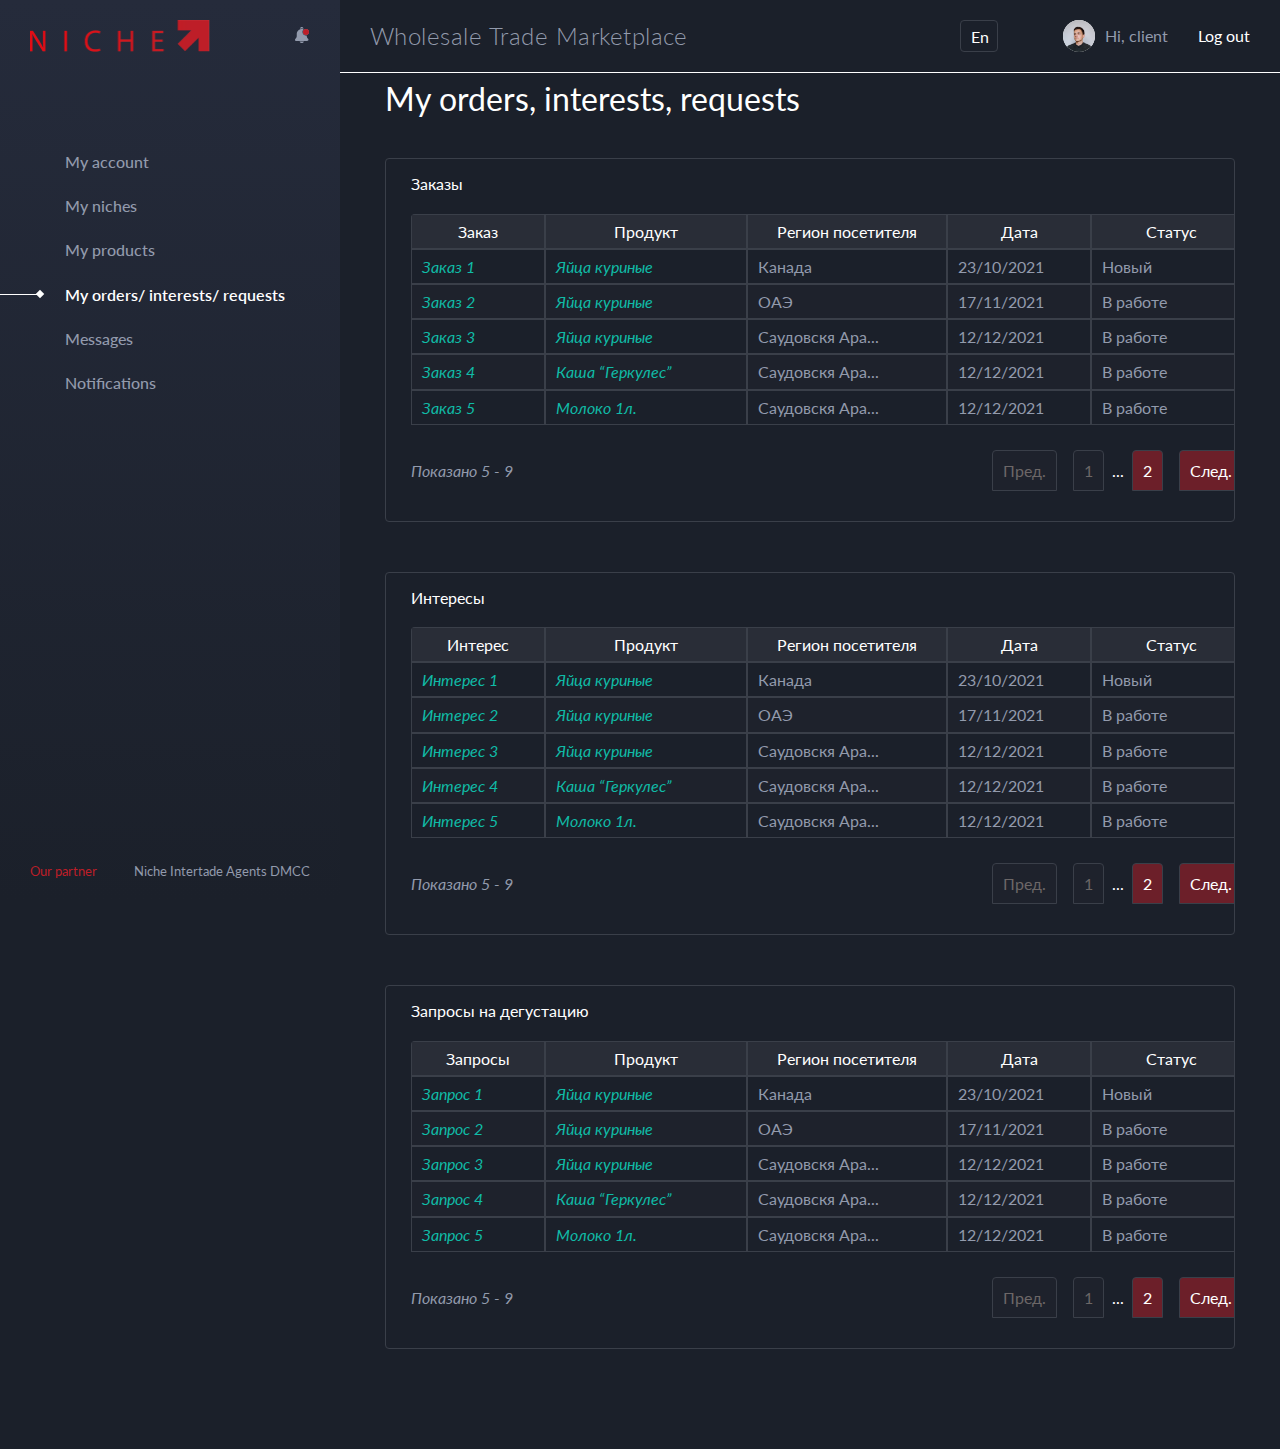
<file: my-orders.html>
<!DOCTYPE html>
<!-- Оболочка документа -->
<html lang="ru">

<!-- Заголовок страницы, контейнер для других важных данных (не отображается) -->

<head>
    <title>Главная</title>
    <!-- Подключение CSS -->
    <link rel="stylesheet" href="css/style.css">
    <meta http-equiv="Content-type" content="text/html;charset=UTF-8" />
    <link rel="shortcut icon" href="img/icons/favicon.ico">
    <meta name="viewport" content="width=device-width, initial-scale=1.0" />
</head>

<body>
    <!-- ОБОЛОЧКА -->
    <div class="wrapper account">
        <div class="nav_bar">
            <div class="top">
                <a href="#" class="logo">
                    <img src="img/logo.png" alt="">
                </a>
                <div class="df">
                    <div class="langs">
                        <div class="lang lang_use">En</div>
                        <div class="lang_block">
                            <div class="lang">Ua</div>
                            <div class="lang">Ru</div>
                        </div>
                    </div>
                    <a href="#" class="notice new">
                        <svg class="icon">
                            <use xlink:href="img/svg/sprite.svg#notification"></use>
                        </svg>
                    </a>
                    <div class="close_menu"></div>
                </div>
            </div>
            <div class="center">
                <ul class="menu_list">
                    <li class="menu_item"><a href="my-account.html" class="menu_link">My account</a></li>
                    <li class="menu_item"><a href="my-niches.html" class="menu_link">My niches</a></li>
                    <li class="menu_item"><a href="my-products.html" class="menu_link">My products</a></li>
                    <li class="menu_item active"><a href="my-orders.html" class="menu_link">My orders/ interests/
                            requests</a></li>
                    <li class="menu_item"><a href="my-messages.html" class="menu_link">Messages</a></li>
                    <li class="menu_item"><a href="my-notifications.html" class="menu_link">Notifications</a></li>
                </ul>
            </div>
            <div class="bottom">
                <a class="red" href="#">Our partner</a>
                <a href="#">Niche Intertade Agents DMCC</a>
            </div>
        </div>
        <div class="main_block">
            <div class="top_wrap">
                <div class="top_inner">
                    <div class="left">
                        <a href="#" class="logo">
                            <img src="img/logo.png" alt="">
                        </a>
                        <div class="text">Wholesale Trade Marketplace</div>
                    </div>
                    <div class="right">
                        <div class="langs">
                            <div class="lang lang_use">En</div>
                            <div class="lang_block">
                                <div class="lang">Ua</div>
                                <div class="lang">Ru</div>
                            </div>
                        </div>
                        <div class="user">
                            <img class="photo" src="img/user.jpg" alt="">
                            <span class="name">Hi, client</span>
                        </div>
                        <a href="#" class="log">Log out</a>
                    </div>
                    <div class="button_burger"><span></span></div>
                </div>
            </div>
            <div class="container page">
                <div class="content">


                    <div class="title">My orders, interests, requests</div>

                    <div class="table_wrapper table_orders">
                        <div class="table_title">Заказы</div>
                        <div class="table">
                            <div class="t_row title_row">
                                <div class="t_column">Заказ</div>
                                <div class="t_column">Продукт</div>
                                <div class="t_column">Регион посетителя</div>
                                <div class="t_column">Дата</div>
                                <div class="t_column">Статус</div>
                            </div>
                            <div class="t_row">
                                <div class="t_column title_column">Заказ 1</div>
                                <div class="t_column title_column">Яйца куриные</div>
                                <div class="t_column">Канада</div>
                                <div class="t_column">23/10/2021</div>
                                <div class="t_column">Новый</div>
                            </div>
                            <div class="t_row">
                                <div class="t_column title_column">Заказ 2</div>
                                <div class="t_column title_column">Яйца куриные</div>
                                <div class="t_column">ОАЭ</div>
                                <div class="t_column">17/11/2021</div>
                                <div class="t_column">В работе</div>
                            </div>
                            <div class="t_row">
                                <div class="t_column title_column">Заказ 3</div>
                                <div class="t_column title_column">Яйца куриные</div>
                                <div class="t_column">Саудовскя Ара...</div>
                                <div class="t_column">12/12/2021</div>
                                <div class="t_column">В работе</div>
                            </div>
                            <div class="t_row">
                                <div class="t_column title_column">Заказ 4</div>
                                <div class="t_column title_column">Каша “Геркулес”</div>
                                <div class="t_column">Саудовскя Ара...</div>
                                <div class="t_column">12/12/2021</div>
                                <div class="t_column">В работе</div>
                            </div>
                            <div class="t_row">
                                <div class="t_column title_column">Заказ 5</div>
                                <div class="t_column title_column">Молоко 1л.</div>
                                <div class="t_column">Саудовскя Ара...</div>
                                <div class="t_column">12/12/2021</div>
                                <div class="t_column">В работе</div>
                            </div>
                        </div>

                        <div class="block_pagination">
                            <div class="info_block">Показано <span class="current">5</span> - <span class="end">9</span>
                            </div>
                            <div class="btn_block">
                                <div class="btn prev">Пред.</div>
                                <div class="btn prev">1</div>
                                <span>...</span>
                                <div class="btn next">2</div>
                                <div class="btn next">След.</div>
                            </div>
                        </div>
                    </div>

                    <div class="table_wrapper table_orders">
                        <div class="table_title">Интересы</div>
                        <div class="table">
                            <div class="t_row title_row">
                                <div class="t_column">Интерес</div>
                                <div class="t_column">Продукт</div>
                                <div class="t_column">Регион посетителя</div>
                                <div class="t_column">Дата</div>
                                <div class="t_column">Статус</div>
                            </div>
                            <div class="t_row">
                                <div class="t_column title_column">Интерес 1</div>
                                <div class="t_column title_column">Яйца куриные</div>
                                <div class="t_column">Канада</div>
                                <div class="t_column">23/10/2021</div>
                                <div class="t_column">Новый</div>
                            </div>
                            <div class="t_row">
                                <div class="t_column title_column">Интерес 2</div>
                                <div class="t_column title_column">Яйца куриные</div>
                                <div class="t_column">ОАЭ</div>
                                <div class="t_column">17/11/2021</div>
                                <div class="t_column">В работе</div>
                            </div>
                            <div class="t_row">
                                <div class="t_column title_column">Интерес 3</div>
                                <div class="t_column title_column">Яйца куриные</div>
                                <div class="t_column">Саудовскя Ара...</div>
                                <div class="t_column">12/12/2021</div>
                                <div class="t_column">В работе</div>
                            </div>
                            <div class="t_row">
                                <div class="t_column title_column">Интерес 4</div>
                                <div class="t_column title_column">Каша “Геркулес”</div>
                                <div class="t_column">Саудовскя Ара...</div>
                                <div class="t_column">12/12/2021</div>
                                <div class="t_column">В работе</div>
                            </div>
                            <div class="t_row">
                                <div class="t_column title_column">Интерес 5</div>
                                <div class="t_column title_column">Молоко 1л.</div>
                                <div class="t_column">Саудовскя Ара...</div>
                                <div class="t_column">12/12/2021</div>
                                <div class="t_column">В работе</div>
                            </div>
                        </div>

                        <div class="block_pagination">
                            <div class="info_block">Показано <span class="current">5</span> - <span class="end">9</span>
                            </div>
                            <div class="btn_block">
                                <div class="btn prev">Пред.</div>
                                <div class="btn prev">1</div>
                                <span>...</span>
                                <div class="btn next">2</div>
                                <div class="btn next">След.</div>
                            </div>
                        </div>
                    </div>


                    <div class="table_wrapper table_orders">
                        <div class="table_title">Запросы на дегустацию</div>
                        <div class="table">
                            <div class="t_row title_row">
                                <div class="t_column">Запросы </div>
                                <div class="t_column">Продукт</div>
                                <div class="t_column">Регион посетителя</div>
                                <div class="t_column">Дата</div>
                                <div class="t_column">Статус</div>
                            </div>
                            <div class="t_row">
                                <div class="t_column title_column">Запрос 1</div>
                                <div class="t_column title_column">Яйца куриные</div>
                                <div class="t_column">Канада</div>
                                <div class="t_column">23/10/2021</div>
                                <div class="t_column">Новый</div>
                            </div>
                            <div class="t_row">
                                <div class="t_column title_column">Запрос 2</div>
                                <div class="t_column title_column">Яйца куриные</div>
                                <div class="t_column">ОАЭ</div>
                                <div class="t_column">17/11/2021</div>
                                <div class="t_column">В работе</div>
                            </div>
                            <div class="t_row">
                                <div class="t_column title_column">Запрос 3</div>
                                <div class="t_column title_column">Яйца куриные</div>
                                <div class="t_column">Саудовскя Ара...</div>
                                <div class="t_column">12/12/2021</div>
                                <div class="t_column">В работе</div>
                            </div>
                            <div class="t_row">
                                <div class="t_column title_column">Запрос 4</div>
                                <div class="t_column title_column">Каша “Геркулес”</div>
                                <div class="t_column">Саудовскя Ара...</div>
                                <div class="t_column">12/12/2021</div>
                                <div class="t_column">В работе</div>
                            </div>
                            <div class="t_row">
                                <div class="t_column title_column">Запрос 5</div>
                                <div class="t_column title_column">Молоко 1л.</div>
                                <div class="t_column">Саудовскя Ара...</div>
                                <div class="t_column">12/12/2021</div>
                                <div class="t_column">В работе</div>
                            </div>
                        </div>

                        <div class="block_pagination">
                            <div class="info_block">Показано <span class="current">5</span> - <span class="end">9</span>
                            </div>
                            <div class="btn_block">
                                <div class="btn prev">Пред.</div>
                                <div class="btn prev">1</div>
                                <span>...</span>
                                <div class="btn next">2</div>
                                <div class="btn next">След.</div>
                            </div>
                        </div>
                    </div>


                </div>
            </div>

        </div>


<!-- Подключеине скриптов -->

<script src="js/main.js"></script>
</body>

</html>
</file>
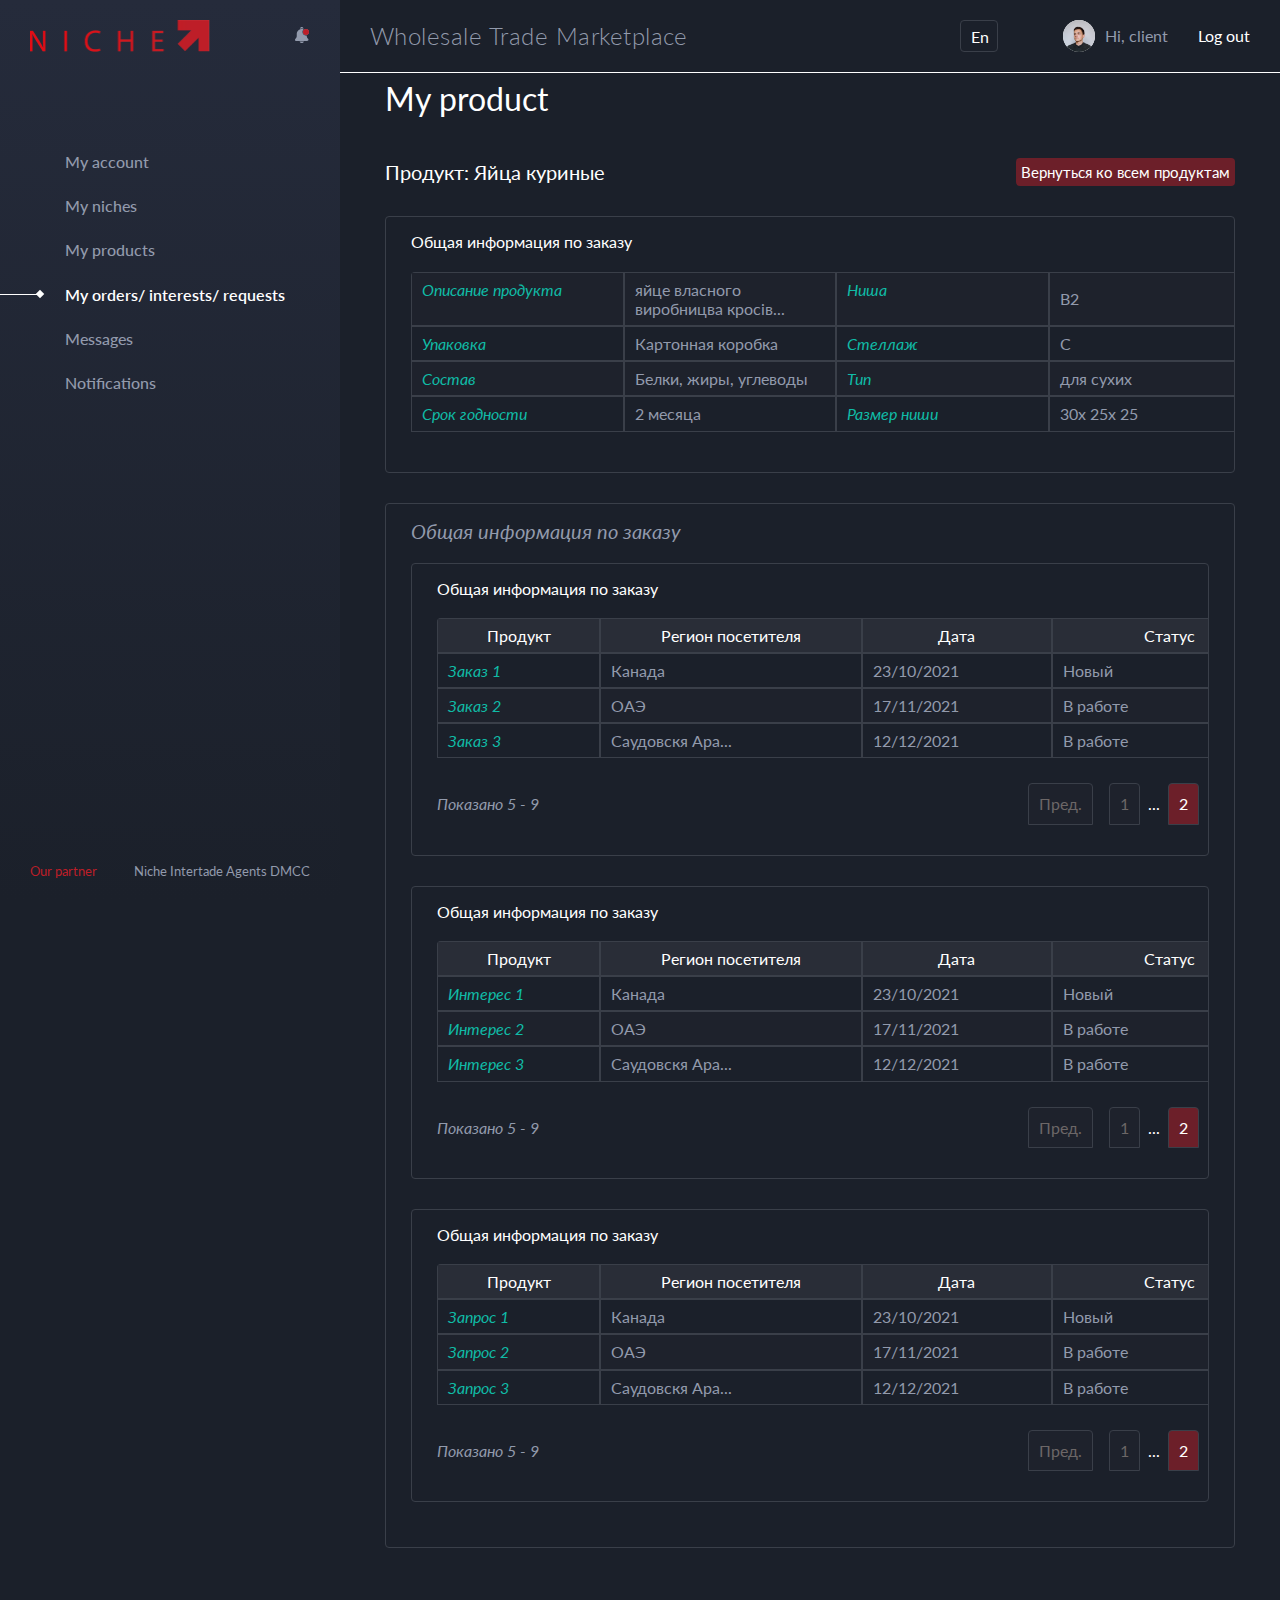
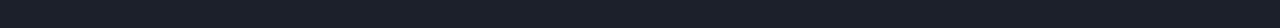
<file: my-product.html>
<!DOCTYPE html>
<!-- Оболочка документа -->
<html lang="ru">

<!-- Заголовок страницы, контейнер для других важных данных (не отображается) -->

<head>
    <title>Главная</title>
    <!-- Подключение CSS -->
    <link rel="stylesheet" href="css/style.css">
    <meta http-equiv="Content-type" content="text/html;charset=UTF-8" />
    <link rel="shortcut icon" href="img/icons/favicon.ico">
    <meta name="viewport" content="width=device-width, initial-scale=1.0" />
</head>

<body>
    <!-- ОБОЛОЧКА -->
    <div class="wrapper account">
        <div class="nav_bar">
            <div class="top">
                <a href="#" class="logo">
                    <img src="img/logo.png" alt="">
                </a>
                <div class="df">
                    <div class="langs">
                        <div class="lang lang_use">En</div>
                        <div class="lang_block">
                            <div class="lang">Ua</div>
                            <div class="lang">Ru</div>
                        </div>
                    </div>
                    <a href="#" class="notice new">
                        <svg class="icon">
                            <use xlink:href="img/svg/sprite.svg#notification"></use>
                        </svg>
                    </a>
                    <div class="close_menu"></div>
                </div>
            </div>
            <div class="center">
                <ul class="menu_list">
                    <li class="menu_item"><a href="my-account.html" class="menu_link">My account</a></li>
                    <li class="menu_item"><a href="my-niches.html" class="menu_link">My niches</a></li>
                    <li class="menu_item"><a href="my-products.html" class="menu_link">My products</a></li>
                    <li class="menu_item active"><a href="my-orders.html" class="menu_link">My orders/ interests/
                            requests</a>
                    </li>
                    <li class="menu_item"><a href="my-messages.html" class="menu_link">Messages</a></li>
                    <li class="menu_item"><a href="my-notifications.html" class="menu_link">Notifications</a></li>
                </ul>
            </div>
            <div class="bottom">
                <a class="red" href="#">Our partner</a>
                <a href="#">Niche Intertade Agents DMCC</a>
            </div>
        </div>
        <div class="main_block">
            <div class="top_wrap">
                <div class="top_inner">
                    <div class="left">
                        <a href="#" class="logo">
                            <img src="img/logo.png" alt="">
                        </a>
                        <div class="text">Wholesale Trade Marketplace</div>
                    </div>
                    <div class="right">
                        <div class="langs">
                            <div class="lang lang_use">En</div>
                            <div class="lang_block">
                                <div class="lang">Ua</div>
                                <div class="lang">Ru</div>
                            </div>
                        </div>
                        <div class="user">
                            <img class="photo" src="img/user.jpg" alt="">
                            <span class="name">Hi, client</span>
                        </div>
                        <a href="#" class="log">Log out</a>
                    </div>
                    <div class="button_burger"><span></span></div>
                </div>
            </div>
            <div class="container page">
                <div class="content">
                    <div class="title">My product</div>
                    <div class="tabel_row">
                        <div class="title_text">Продукт: Яйца куриные</div>
                        <a class="back" href="my-account.html">Вернуться ко всем продуктам</a>
                    </div>
                    <div class="table_wrapper table_product">
                        <div class="table_title">Общая информация по заказу</div>
                        <div class="table">
                            <div class="t_row">
                                <div class="t_column title_column">Описание продукта</div>
                                <div class="t_column">яйце власного виробницва кросів...</div>
                                <div class="t_column title_column">Ниша</div>
                                <div class="t_column">B2</div>
                            </div>
                            <div class="t_row">
                                <div class="t_column title_column">Упаковка</div>
                                <div class="t_column">Картонная коробка</div>
                                <div class="t_column title_column">Стеллаж</div>
                                <div class="t_column">C</div>
                            </div>
                            <div class="t_row">
                                <div class="t_column title_column">Состав</div>
                                <div class="t_column">Белки, жиры, углеводы</div>
                                <div class="t_column title_column">Тип</div>
                                <div class="t_column">для сухих</div>
                            </div>
                            <div class="t_row">
                                <div class="t_column title_column">Срок годности</div>
                                <div class="t_column">2 месяца</div>
                                <div class="t_column title_column">Размер ниши</div>
                                <div class="t_column">30х 25х 25</div>
                            </div>
                        </div>
                    </div>
                    <div class="table_wrapper">
                        <div class="table_title table_title_big">Общая информация по заказу</div>
                        <div class="table_wrapper table_product-big">
                            <div class="table_title">Общая информация по заказу</div>
                            <div class="table">
                                <div class="t_row title_row">
                                    <div class="t_column">Продукт</div>
                                    <div class="t_column">Регион посетителя</div>
                                    <div class="t_column">Дата</div>
                                    <div class="t_column">Статус</div>
                                </div>
                                <div class="t_row">
                                    <div class="t_column title_column">Заказ 1</div>
                                    <div class="t_column">Канада</div>
                                    <div class="t_column">23/10/2021</div>
                                    <div class="t_column">Новый</div>
                                </div>
                                <div class="t_row">
                                    <div class="t_column title_column">Заказ 2</div>
                                    <div class="t_column">ОАЭ</div>
                                    <div class="t_column">17/11/2021</div>
                                    <div class="t_column">В работе</div>
                                </div>
                                <div class="t_row">
                                    <div class="t_column title_column">Заказ 3</div>
                                    <div class="t_column">Саудовскя Ара...</div>
                                    <div class="t_column">12/12/2021</div>
                                    <div class="t_column">В работе</div>
                                </div>
                            </div>
                            <div class="block_pagination">
                                <div class="info_block">Показано <span class="current">5</span> - <span
                                        class="end">9</span>
                                </div>
                                <div class="btn_block">
                                    <div class="btn prev">Пред.</div>
                                    <div class="btn prev">1</div>
                                    <span>...</span>
                                    <div class="btn next">2</div>
                                    <div class="btn next">След.</div>
                                </div>
                            </div>
                        </div>
                        <div class="table_wrapper table_product-big">
                            <div class="table_title">Общая информация по заказу</div>
                            <div class="table">
                                <div class="t_row title_row">
                                    <div class="t_column">Продукт</div>
                                    <div class="t_column">Регион посетителя</div>
                                    <div class="t_column">Дата</div>
                                    <div class="t_column">Статус</div>
                                </div>
                                <div class="t_row">
                                    <div class="t_column title_column">Интерес 1</div>
                                    <div class="t_column">Канада</div>
                                    <div class="t_column">23/10/2021</div>
                                    <div class="t_column">Новый</div>
                                </div>
                                <div class="t_row">
                                    <div class="t_column title_column">Интерес 2</div>
                                    <div class="t_column">ОАЭ</div>
                                    <div class="t_column">17/11/2021</div>
                                    <div class="t_column">В работе</div>
                                </div>
                                <div class="t_row">
                                    <div class="t_column title_column">Интерес 3</div>
                                    <div class="t_column">Саудовскя Ара...</div>
                                    <div class="t_column">12/12/2021</div>
                                    <div class="t_column">В работе</div>
                                </div>
                            </div>
                            <div class="block_pagination">
                                <div class="info_block">Показано <span class="current">5</span> - <span
                                        class="end">9</span>
                                </div>
                                <div class="btn_block">
                                    <div class="btn prev">Пред.</div>
                                    <div class="btn prev">1</div>
                                    <span>...</span>
                                    <div class="btn next">2</div>
                                    <div class="btn next">След.</div>
                                </div>
                            </div>
                        </div>
                        <div class="table_wrapper table_product-big">
                            <div class="table_title">Общая информация по заказу</div>
                            <div class="table">
                                <div class="t_row title_row">
                                    <div class="t_column">Продукт</div>
                                    <div class="t_column">Регион посетителя</div>
                                    <div class="t_column">Дата</div>
                                    <div class="t_column">Статус</div>
                                </div>
                                <div class="t_row">
                                    <div class="t_column title_column">Запрос 1</div>
                                    <div class="t_column">Канада</div>
                                    <div class="t_column">23/10/2021</div>
                                    <div class="t_column">Новый</div>
                                </div>
                                <div class="t_row">
                                    <div class="t_column title_column">Запрос 2</div>
                                    <div class="t_column">ОАЭ</div>
                                    <div class="t_column">17/11/2021</div>
                                    <div class="t_column">В работе</div>
                                </div>
                                <div class="t_row">
                                    <div class="t_column title_column">Запрос 3</div>
                                    <div class="t_column">Саудовскя Ара...</div>
                                    <div class="t_column">12/12/2021</div>
                                    <div class="t_column">В работе</div>
                                </div>
                            </div>
                            <div class="block_pagination">
                                <div class="info_block">Показано <span class="current">5</span> - <span
                                        class="end">9</span>
                                </div>
                                <div class="btn_block">
                                    <div class="btn prev">Пред.</div>
                                    <div class="btn prev">1</div>
                                    <span>...</span>
                                    <div class="btn next">2</div>
                                    <div class="btn next">След.</div>
                                </div>
                            </div>
                        </div>
                    </div>
                </div>
            </div>
        </div>

    </div>


<!-- Подключеине скриптов -->

<script src="js/main.js"></script>
</body>

</html>
</file>
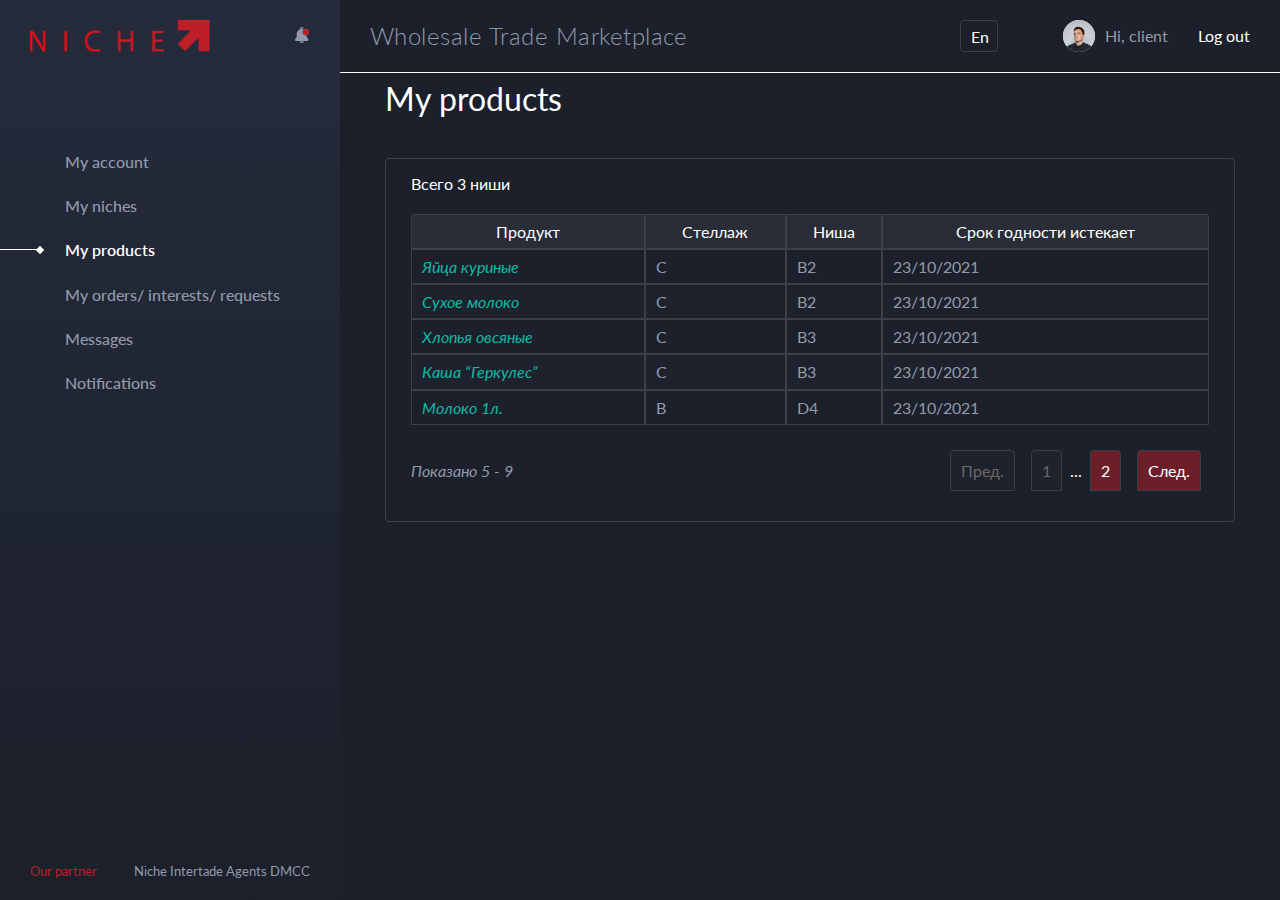
<file: my-products.html>
<!DOCTYPE html>
<!-- Оболочка документа -->
<html lang="ru">

<!-- Заголовок страницы, контейнер для других важных данных (не отображается) -->

<head>
    <title>Главная</title>
    <!-- Подключение CSS -->
    <link rel="stylesheet" href="css/style.css">
    <meta http-equiv="Content-type" content="text/html;charset=UTF-8" />
    <link rel="shortcut icon" href="img/icons/favicon.ico">
    <meta name="viewport" content="width=device-width, initial-scale=1.0" />
</head>

<body>
    <!-- ОБОЛОЧКА -->
    <div class="wrapper account">
        <div class="nav_bar">
            <div class="top">
                <a href="#" class="logo">
                    <img src="img/logo.png" alt="">
                </a>
                <div class="df">
                    <div class="langs">
                        <div class="lang lang_use">En</div>
                        <div class="lang_block">
                            <div class="lang">Ua</div>
                            <div class="lang">Ru</div>
                        </div>
                    </div>
                    <a href="#" class="notice new">
                        <svg class="icon">
                            <use xlink:href="img/svg/sprite.svg#notification"></use>
                        </svg>
                    </a>
                    <div class="close_menu"></div>
                </div>
            </div>
            <div class="center">
                <ul class="menu_list">
                    <li class="menu_item"><a href="my-account.html" class="menu_link">My account</a></li>
                    <li class="menu_item"><a href="my-niches.html" class="menu_link">My niches</a></li>
                    <li class="menu_item active"><a href="my-products.html" class="menu_link">My products</a></li>
                    <li class="menu_item"><a href="my-orders.html" class="menu_link">My orders/ interests/ requests</a>
                    </li>
                    <li class="menu_item"><a href="my-messages.html" class="menu_link">Messages</a></li>
                    <li class="menu_item"><a href="my-notifications.html" class="menu_link">Notifications</a></li>
                </ul>
            </div>
            <div class="bottom">
                <a class="red" href="#">Our partner</a>
                <a href="#">Niche Intertade Agents DMCC</a>
            </div>
        </div>
        <div class="main_block">
            <div class="top_wrap">
                <div class="top_inner">
                    <div class="left">
                        <a href="#" class="logo">
                            <img src="img/logo.png" alt="">
                        </a>
                        <div class="text">Wholesale Trade Marketplace</div>
                    </div>
                    <div class="right">
                        <div class="langs">
                            <div class="lang lang_use">En</div>
                            <div class="lang_block">
                                <div class="lang">Ua</div>
                                <div class="lang">Ru</div>
                            </div>
                        </div>
                        <div class="user">
                            <img class="photo" src="img/user.jpg" alt="">
                            <span class="name">Hi, client</span>
                        </div>
                        <a href="#" class="log">Log out</a>
                    </div>
                    <div class="button_burger"><span></span></div>
                </div>
            </div>
            <div class="container page">
                <div class="content">
                    <div class="title">My products </div>
                    <div class="table_wrapper table_products">
                        <div class="table_title">Всего 3 ниши</div>
                        <div class="table">
                            <div class="t_row title_row">
                                <div class="t_column">Продукт</div>
                                <div class="t_column">Стеллаж</div>
                                <div class="t_column">Ниша</div>
                                <div class="t_column">Срок годности истекает</div>
                            </div>
                            <div class="t_row">
                                <div class="t_column title_column">Яйца куриные</div>
                                <div class="t_column">C</div>
                                <div class="t_column">B2</div>
                                <div class="t_column">23/10/2021</div>
                            </div>
                            <div class="t_row">
                                <div class="t_column title_column">Сухое молоко</div>
                                <div class="t_column">C</div>
                                <div class="t_column">B2</div>
                                <div class="t_column">23/10/2021</div>
                            </div>
                            <div class="t_row">
                                <div class="t_column title_column">Хлопья овсяные</div>
                                <div class="t_column">C</div>
                                <div class="t_column">B3</div>
                                <div class="t_column">23/10/2021</div>
                            </div>
                            <div class="t_row">
                                <div class="t_column title_column">Каша “Геркулес”</div>
                                <div class="t_column">C</div>
                                <div class="t_column">B3</div>
                                <div class="t_column">23/10/2021</div>
                            </div>
                            <div class="t_row">
                                <div class="t_column title_column">Молоко 1л.</div>
                                <div class="t_column">B</div>
                                <div class="t_column">D4</div>
                                <div class="t_column">23/10/2021</div>
                            </div>
                        </div>
                        <div class="block_pagination">
                            <div class="info_block">Показано <span class="current">5</span> - <span class="end">9</span>
                            </div>
                            <div class="btn_block">
                                <div class="btn prev">Пред.</div>
                                <div class="btn prev">1</div>
                                <span>...</span>
                                <div class="btn next">2</div>
                                <div class="btn next">След.</div>
                            </div>
                        </div>
                    </div>
                </div>
            </div>

        </div>


<!-- Подключеине скриптов -->

<script src="js/main.js"></script>
</body>

</html>
</file>
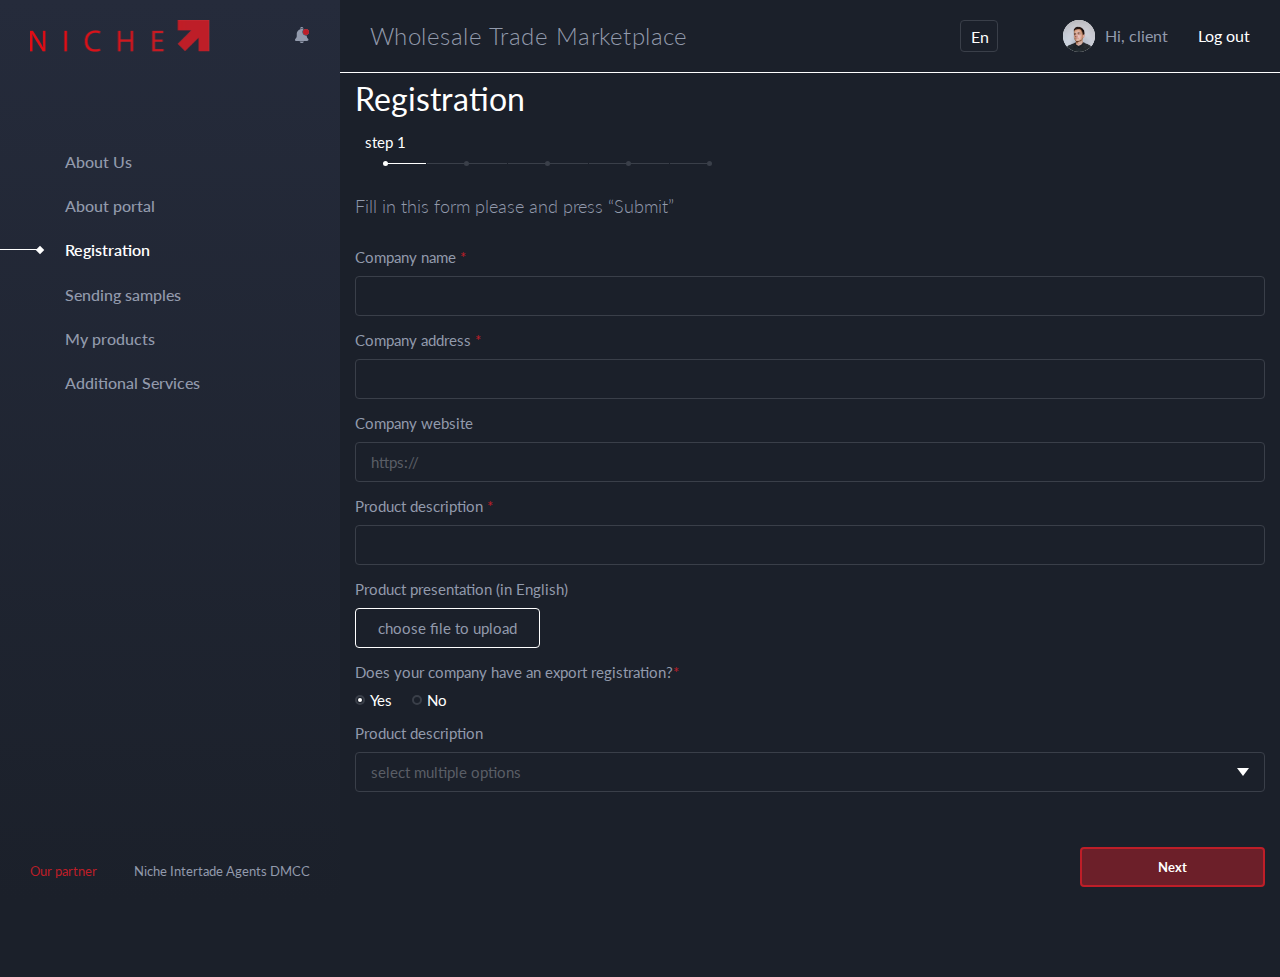
<file: registration.html>
<!DOCTYPE html>
<!-- Оболочка документа -->
<html lang="ru">

<!-- Заголовок страницы, контейнер для других важных данных (не отображается) -->

<head>
    <title>Главная</title>
    <!-- Подключение CSS -->
    <link rel="stylesheet" href="css/style.css">
    <meta http-equiv="Content-type" content="text/html;charset=UTF-8" />
    <link rel="shortcut icon" href="img/icons/favicon.ico">
    <meta name="viewport" content="width=device-width, initial-scale=1.0" />
</head>

<body>
    <!-- ОБОЛОЧКА -->
    <div class="wrapper registration">
        <div class="nav_bar">
            <div class="top">
                <a href="#" class="logo">
                    <img src="img/logo.png" alt="">
                </a>
                <div class="df">
                    <div class="langs">
                        <div class="lang lang_use">En</div>
                        <div class="lang_block">
                            <div class="lang">Ua</div>
                            <div class="lang">Ru</div>
                        </div>
                    </div>
                    <a href="#" class="notice new">
                        <svg class="icon">
                            <use xlink:href="img/svg/sprite.svg#notification"></use>
                        </svg>
                    </a>
                    <div class="close_menu"></div>
                </div>
            </div>
            <div class="center">
                <ul class="menu_list">
                    <li class="menu_item"><a href="#" class="menu_link">About Us</a></li>
                    <li class="menu_item"><a href="#" class="menu_link">About portal</a></li>
                    <li class="menu_item active"><a href="#" class="menu_link">Registration</a></li>
                    <li class="menu_item"><a href="#" class="menu_link">Sending samples</a></li>
                    <li class="menu_item"><a href="#" class="menu_link">My products</a></li>
                    <li class="menu_item"><a href="#" class="menu_link">Additional Services</a></li>
                </ul>
            </div>
            <div class="bottom">
                <a class="red" href=my-account.html>Our partner</a>
                <a href="#">Niche Intertade Agents DMCC</a>
            </div>
        </div>
        <div class="main_block">
            <div class="top_wrap">
                <div class="top_inner">
                    <div class="left">
                        <a href="#" class="logo">
                            <img src="img/logo.png" alt="">
                        </a>
                        <div class="text">Wholesale Trade Marketplace</div>
                    </div>
                    <div class="right">
                        <div class="langs">
                            <div class="lang lang_use">En</div>
                            <div class="lang_block">
                                <div class="lang">Ua</div>
                                <div class="lang">Ru</div>
                            </div>
                        </div>
                        <div class="user">
                            <img class="photo" src="img/user.jpg" alt="">
                            <span class="name">Hi, client</span>
                        </div>
                        <a href="#" class="log">Log out</a>
                    </div>
                    <div class="button_burger"><span></span></div>
                </div>
            </div>
            <div class="container page">
                <div id="1" class="content_step content_step_1 active">
                    <div class="row">
                        <div class="column">
                            <div class="title">Registration</div>
                        </div>
                        <div class="column">
                            <div class="steps">
                                <div class="step_1 step active"> <span href="#" class="text">step 1</span> <span
                                        class="dote"></span>
                                </div>
                                <div class="step_2 step"> <span href="#" class="text">step 2</span> <span
                                        class="dote"></span>
                                </div>
                                <div class="step_3 step"> <span href="#" class="text">step 3</span> <span
                                        class="dote"></span>
                                </div>
                                <div class="step_4 step"> <span href="#" class="text">step 4</span> <span
                                        class="dote"></span>
                                </div>
                                <div class="step_5 step"> <span href="#" class="text">step 5</span> <span
                                        class="dote"></span>
                                </div>
                            </div>
                        </div>
                    </div>
                    <div class="subtitle"> Fill in this form please and press “Submit”</div>
                    <div class="input_block">
                        <div class="input_item required ">
                            <input class="input_text" type="text">
                            <span class="title_input">Company name <span></span></span>
                        </div>
                        <div class="input_item required">
                            <input class="input_text" type="text">
                            <span class="title_input">Company address <span></span></span>
                        </div>
                        <div class="input_item">
                            <input class="input_text" type="text" placeholder="https://">
                            <span class="title_input">Company website</span>
                        </div>
                        <div class="input_item required">
                            <input class="input_text" type="text">
                            <span class="title_input">Product description <span></span></span>
                        </div>
                        <div class="input_item">
                            <div class="input_file btb_file-js" data-text="choose file to upload">choose file to upload
                            </div>
                            <input class="input file-js" type="file">
                            <span class="title_input">Product presentation (in English)</span>
                        </div>
                        <div class="input_item required ">
                            <div class="input_inner">
                                <div class="input_radio">
                                    <input type="radio" id="yes" name="radio1" checked=true>
                                    <label for="yes">Yes</label>
                                </div>
                                <div class="input_radio">
                                    <input type="radio" id="no" name="radio1">
                                    <label for="no">No</label>
                                </div>
                            </div>
                            <span class="title_input">Does your company have an export registration?<span></span></span>
                        </div>
                    </div>
                    <div class="row_select">
                        <div class="column select_in">
                            <div class="input_item required ">
                                <div class="select">
                                    <div class="select__header">
                                        <span class="select__current">select multiple options</span>
                                        <div class="select__icon"></div>
                                    </div>

                                    <div class="select__body select__city">
                                        <input type="checkbox" name="Albania" id="Albania">
                                        <label for="Albania" class="select__item">Albania</label>

                                        <input type="checkbox" name="Algeria" id="Algeria">
                                        <label for="Algeria" class="select__item">Algeria</label>

                                        <input type="checkbox" name="Andorra" id="Andorra">
                                        <label for="Andorra" class="select__item">Andorra</label>

                                        <input type="checkbox" name="Armenia" id="Armenia">
                                        <label for="Armenia" class="select__item">Armenia</label>

                                        <input type="checkbox" name="Austria" id="Austria">
                                        <label for="Austria" class="select__item">Austria</label>

                                        <input type="checkbox" name="City_1" id="City_1">
                                        <label for="City_1" class="select__item">City_1</label>

                                        <input type="checkbox" name="City_2" id="City_2">
                                        <label for="City_2" class="select__item">City_2</label>

                                        <input type="checkbox" name="City_3" id="City_3">
                                        <label for="City_3" class="select__item">City_3</label>

                                        <input type="checkbox" name="City_4" id="City_4">
                                        <label for="City_4" class="select__item">City_4</label>

                                        <input type="checkbox" name="City_5" id="City_5">
                                        <label for="City_5" class="select__item">City_5</label>


                                    </div>
                                </div>
                                <span class="title_input">Product description</span>
                            </div>
                        </div>
                        <div class="column select_out"></div>
                    </div>

                    <div class="button_row">
                        <button class="button_1 prev_js disable">Prev</button>
                        <button class="button_2 next_js ">Next</button>
                    </div>
                </div>
                <div id="2" class="content_step content_step_2 ">
                    <div class="row">
                        <div class="column">
                            <div class="title">Registration</div>
                        </div>
                        <div class="column">
                            <div class="steps">
                                <div class="step_1 step last"> <span href="#" class="text">step 1</span> <span
                                        class="dote"></span>
                                </div>
                                <div class="step_2 step active"> <span href="#" class="text">step 2</span> <span
                                        class="dote"></span>
                                </div>
                                <div class="step_3 step"> <span href="#" class="text">step 3</span> <span
                                        class="dote"></span>
                                </div>
                                <div class="step_4 step"> <span href="#" class="text">step 4</span> <span
                                        class="dote"></span>
                                </div>
                                <div class="step_5 step"> <span href="#" class="text">step 5</span> <span
                                        class="dote"></span>
                                </div>
                            </div>
                        </div>
                    </div>
                    <div class="subtitle"> Please download the contract and fill in your information:</div>
                    <div class="input_item">
                        <div class="input_file btb_file-js" data-text="download">download</div>
                        <input class="input file-js" type="file">
                        <span class="title_input">Download a contract</span>
                    </div>
                    <div class="input_item">
                        <div class="input_file btb_file-js" data-text="choose file to upload">choose file to upload
                        </div>
                        <input class="input file-js" type="file">
                        <span class="title_input">Then sign it and upload it here</span>
                    </div>
                    <div class="button_row">
                        <button class="button_1 prev_js">Prev</button>
                        <button class="button_2 next_js">Next</button>
                    </div>
                </div>
                <div id="3" class="content_step content_step_3 ">
                    <div class="row">
                        <div class="column">
                            <div class="title">Registration</div>
                        </div>
                        <div class="column">
                            <div class="steps">
                                <div class="step_1 step last"> <span href="#" class="text">step 1</span> <span
                                        class="dote"></span>
                                </div>
                                <div class="step_2 step last"> <span href="#" class="text">step 2</span> <span
                                        class="dote"></span>
                                </div>
                                <div class="step_3 step active"> <span href="#" class="text">step 3</span> <span
                                        class="dote"></span>
                                </div>
                                <div class="step_4 step"> <span href="#" class="text">step 4</span> <span
                                        class="dote"></span>
                                </div>
                                <div class="step_5 step"> <span href="#" class="text">step 5</span> <span
                                        class="dote"></span>
                                </div>
                            </div>
                        </div>
                    </div>
                    <div class="subtitle">Please pick a niche rack first:</div>
                    <div class="title_text">Entrance - 1</div>
                    <div class="tabel_wrap  required">
                        <div class="tabel">
                            <div class="column max-width">
                                <input type="radio" id='rack_A' name="rack">
                                <label for="rack_A">Rack <span>“A”</span></label>
                            </div>
                            <div class="column flex-start">
                                <input type="radio" id='rack_B' name="rack">
                                <label for="rack_B">Rack <span>“B”</span></label>
                                <input type="radio" id='rack_D' name="rack">
                                <label for="rack_D">Rack <span>“D”</span></label>
                                <input type="radio" id='rack_F' name="rack">
                                <label for="rack_F">Rack <span>“F”</span></label>
                            </div>

                            <div class="column flex-end">
                                <input type="radio" id='rack_C' name="rack">
                                <label for="rack_C">Rack <span>“C”</span></label>
                                <input type="radio" id='rack_E' name="rack">
                                <label for="rack_E">Rack <span>“E”</span></label>
                                <input type="radio" id='rack_G' name="rack">
                                <label for="rack_G">Rack <span>“G”</span></label>
                            </div>
                        </div>
                    </div>
                    <div class="button_row">
                        <button class="button_1 prev_js">Prev</button>
                        <button class="button_2 next_js  ">Next</button>
                    </div>
                </div>
                <div id="4" class="content_step content_step_4 ">
                    <div class="row">
                        <div class="column">
                            <div class="title">Registration</div>
                        </div>
                        <div class="column">
                            <div class="steps">
                                <div class="step_1 step last"> <span href="#" class="text">step 1</span> <span
                                        class="dote"></span>
                                </div>
                                <div class="step_2 step last"> <span href="#" class="text">step 2</span> <span
                                        class="dote"></span>
                                </div>
                                <div class="step_3 step last"> <span href="#" class="text">step 3</span> <span
                                        class="dote"></span>
                                </div>
                                <div class="step_4 step active"> <span href="#" class="text">step 4</span> <span
                                        class="dote"></span>
                                </div>
                                <div class="step_5 step"> <span href="#" class="text">step 5</span> <span
                                        class="dote"></span>
                                </div>
                            </div>
                        </div>
                    </div>
                    <div class="subtitle"> Please pick a niche in </div>
                    <div class="tabel_wrap required">
                        <div class="tabel">
                            <div class="row main">
                                <div class="column main"><span class="opacity">0</span></div>
                                <div class="column">A</div>
                                <div class="column">B</div>
                                <div class="column">C</div>
                                <div class="column">D</div>
                                <div class="column">E</div>
                                <div class="column">F</div>
                                <div class="column"></div>
                            </div>
                            <div class="row">
                                <div class="column main">1</div>
                                <input type="radio" name="price" id="1A">
                                <label for="1A" class="column" data-reserved='reserved'><span class="number">3,000
                                        $/yaer</span></label>
                                <input type="radio" name="price" id="1B">
                                <label for="1B" class="column reserved" data-reserved='reserved'><span
                                        class="number">3,000 $/yaer</span></label>
                                <input type="radio" name="price" id="1C">
                                <label for="1C" class="column" data-reserved='reserved'><span class="number">3,000
                                        $/yaer</span></label>
                                <input type="radio" name="price" id="1D">
                                <label for="1D" class="column" data-reserved='reserved'><span class="number">3,000
                                        $/yaer</span></label>
                                <input type="radio" name="price" id="1E">
                                <label for="1E" class="column" data-reserved='reserved'><span class="number">3,000
                                        $/yaer</span></label>
                                <input type="radio" name="price" id="1F">
                                <label for="1F" class="column" data-reserved='reserved'><span class="number">3,000
                                        $/yaer</span></label>

                                <label class="column"></label>
                            </div>
                            <div class="row">
                                <div class="column main">2</div>
                                <input type="radio" name="price" id="2A">
                                <label for="2A" class="column" data-reserved='reserved'><span class="number">3,000
                                        $/yaer</span></label>
                                <input type="radio" name="price" id="2B">
                                <label for="2B" class="column" data-reserved='reserved'><span class="number">3,000
                                        $/yaer</span></label>
                                <input type="radio" name="price" id="2C">
                                <label for="2C" class="column" data-reserved='reserved'><span class="number">3,000
                                        $/yaer</span></label>
                                <input type="radio" name="price" id="2D">
                                <label for="2D" class="column" data-reserved='reserved'><span class="number">3,000
                                        $/yaer</span></label>
                                <input type="radio" name="price" id="2E">
                                <label for="2E" class="column reserved" data-reserved='reserved'><span
                                        class="number">3,000 $/yaer</span></label>
                                <input type="radio" name="price" id="2F">
                                <label for="2F" class="column reserved" data-reserved='reserved'><span
                                        class="number">3,000 $/yaer</span></label>

                                <label class="column"></label>
                            </div>
                            <div class="row">
                                <div class="column main">3</div>
                                <input type="radio" name="price" id="3A">
                                <label for="3A" class="column reserved" data-reserved='reserved'><span
                                        class="number">3,000 $/yaer</span></label>
                                <input type="radio" name="price" id="3B">
                                <label for="3B" class="column reserved" data-reserved='reserved'><span
                                        class="number">3,000 $/yaer</span></label>
                                <input type="radio" name="price" id="3C">
                                <label for="3C" class="column" data-reserved='reserved'><span class="number">3,000
                                        $/yaer</span></label>
                                <input type="radio" name="price" id="3D">
                                <label for="3D" class="column reserved" data-reserved='reserved'><span
                                        class="number">3,000 $/yaer</span></label>
                                <input type="radio" name="price" id="3E">
                                <label for="3E" class="column" data-reserved='reserved'><span class="number">3,000
                                        $/yaer</span></label>
                                <input type="radio" name="price" id="3F">
                                <label for="3F" class="column" data-reserved='reserved'><span class="number">3,000
                                        $/yaer</span></label>

                                <label class="column"></label>
                            </div>
                            <div class="row">
                                <div class="column main">4</div>
                                <input type="radio" name="price" id="4A">
                                <label for="4A" class="column" data-reserved='reserved'><span class="number">3,000
                                        $/yaer</span></label>
                                <input type="radio" name="price" id="4B">
                                <label for="4B" class="column reserved" data-reserved='reserved'><span
                                        class="number">3,000 $/yaer</span></label>
                                <input type="radio" name="price" id="4C">
                                <label for="4C" class="column reserved" data-reserved='reserved'><span
                                        class="number">3,000 $/yaer</span></label>
                                <input type="radio" name="price" id="4D">
                                <label for="4D" class="column" data-reserved='reserved'><span class="number">3,000
                                        $/yaer</span></label>
                                <input type="radio" name="price" id="4E">
                                <label for="4E" class="column reserved" data-reserved='reserved'><span
                                        class="number">3,000 $/yaer</span></label>
                                <input type="radio" name="price" id="4F">
                                <label for="4F" class="column reserved" data-reserved='reserved'><span
                                        class="number">3,000 $/yaer</span></label>

                                <label class="column"></label>

                            </div>
                        </div>
                    </div>
                    <div class="button_row">
                        <button class="button_1 prev_js">Prev</button>
                        <button class="button_2 next_js ">Next</button>
                    </div>
                </div>
                <div id="5" class="content_step content_step_5 ">
                    <div class="row">
                        <div class="column">
                            <div class="title">Registration</div>
                        </div>
                        <div class="column">
                            <div class="steps">
                                <div class="step_1 step last"> <span href="#" class="text">step 1</span> <span
                                        class="dote"></span>
                                </div>
                                <div class="step_2 step last"> <span href="#" class="text">step 2</span> <span
                                        class="dote"></span>
                                </div>
                                <div class="step_3 step last"> <span href="#" class="text">step 3</span> <span
                                        class="dote"></span>
                                </div>
                                <div class="step_4 step last"> <span href="#" class="text">step 4</span> <span
                                        class="dote"></span>
                                </div>
                                <div class="step_5 step active"> <span href="#" class="text">step 5</span> <span
                                        class="dote"></span>
                                </div>
                            </div>
                        </div>
                    </div>
                    <div class="subtitle"> You have picked niche D2 in rack “F” for 4,500.00 $/year</div>
                    <div class="subtitle"> After you fill in your information our manager will form an invoice for you.
                    </div>
                    <div class="subtitle"> You have picked niche D2 in rack “F” for 4,500.00 $/year</div>
                    <div class="input_block">
                        <span class="delete_product"></span>
                        <div class="subtitle">Fill in the form about now you want to sell your product:</div>
                        <div class="input_item required">
                            <input class="input_text" type="text">
                            <span class="title_input">Name of the product<span></span></span>
                        </div>
                        <div class="input_item required">
                            <input class="input_text" type="text">
                            <span class="title_input ">Package<span></span></span>
                        </div>
                        <div class="input_item required">
                            <input class="input_text" type="text">
                            <span class="title_input ">Price you want to sell at:<span></span></span>
                        </div>
                    </div>
                    <div class="add_product"> + add product</div>
                    <div class="button_row">
                        <button class="button_1 prev_js">Prev</button>
                        <button class="button_2">Submit</button>
                    </div>
                </div>

            </div>

        </div>


<!-- Подключеине скриптов -->

<script src="js/main.js"></script>
</body>

</html>
</file>
<file: css/style.css>
@charset "UTF-8";
@import url("https://fonts.googleapis.com/css2?family=Lato:wght@100;300;400;700;900&display=swap");
/* обнуление общих параметров */
* {
  padding: 0;
  margin: 0;
  border: 0;
}

*,
*:before,
*:after {
  box-sizing: border-box;
}

:focus,
:active {
  outline: none;
}

a:focus,
a:active {
  outline: none;
}

aside,
nav,
section,
header,
footer {
  display: block;
}

html,
body {
  height: 100%;
  padding: 0;
  margin: 0;
  min-width: 320px;
  width: 100%;
  background: #fff;
  color: #000;
}

input,
button,
textarea {
  font-family: "Lato", sans-serif;
}

input::-ms-clear {
  display: none;
}

button {
  cursor: pointer;
}

button::-moz-focus-inner {
  padding: 0;
  border: 0;
}

a,
a:visited {
  text-decoration: none;
}

a:hover {
  text-decoration: none;
}

ul li {
  list-style: none;
}

img {
  vertical-align: top;
  max-width: 100%;
}

h1,
h2,
h3,
h4,
h5,
h6 {
  font-weight: inherit;
  font-size: inherit;
}

/* / обнуление общих параметров */
body {
  font-size: 15px;
  font-family: "Lato", sans-serif;
  position: relative;
  width: 100%;
  overflow-x: hidden;
  color: #929aac;
  line-height: 1.2;
}
@media (max-width: 767px) {
  body {
    font-size: 14px;
  }
}

.wrapper {
  width: 100%;
  min-height: 100vh;
  background-color: #1b202a;
  padding-left: 340px;
}
@media (hover: none) and (pointer: coarse), (max-width: 1024px) {
  .wrapper {
    padding-left: 0;
  }
}

a {
  cursor: pointer;
  color: #929aac;
  transition: 0.4s;
  font-weight: 400;
}
a:hover {
  color: #be1e28;
}

.container {
  padding: 0 15px;
}

.page {
  padding-top: 80px;
  padding-bottom: 50px;
}
@media (hover: none) and (pointer: coarse), (max-width: 1024px) {
  .page {
    padding-top: 95px;
  }
}

.input_item {
  display: flex;
  flex-direction: column;
  align-items: flex-start;
  margin-bottom: 15px;
}
.input_item .title_input {
  display: inline-block;
  margin-bottom: 10px;
  order: -1;
  transition: 0.4s color;
}
.input_item .input_text {
  width: 100%;
  padding: 10px 15px;
  background-color: transparent;
  border: 1px solid #3a3f49;
  border-radius: 4px;
  color: #929aac;
  font-size: 15px;
}
.input_item .input_text::placeholder {
  transition: 0.3s;
  font-size: inherit;
  color: #5a5e66;
}
.input_item .input_text:active, .input_item .input_text:focus {
  color: #ffffff;
}
.input_item .input_text:active::placeholder, .input_item .input_text:focus::placeholder {
  opacity: 0;
}
.input_item .input_text:active + .title_input, .input_item .input_text:focus + .title_input {
  color: #ffffff;
}
.input_item input[type=file] {
  display: none;
}
.input_item .input_file {
  font-size: 15px;
  padding: 10px 20px;
  border: 1px solid #ffffff;
  border-radius: 4px;
  cursor: pointer;
  transition: 0.4s color;
  min-width: 185px;
  text-align: center;
}
.input_item .input_file:hover {
  color: #ffffff;
}
.input_item .input_inner {
  display: flex;
}
.input_item .input_inner .input_radio {
  display: flex;
}
.input_item .input_inner .input_radio + .input_radio {
  margin-left: 20px;
}
.input_item .input_inner .input_radio input[type=radio] {
  display: none;
}
.input_item .input_inner .input_radio label {
  cursor: pointer;
  padding-left: 15px;
  position: relative;
  color: #ffffff;
}
.input_item .input_inner .input_radio label:after {
  content: "";
  position: absolute;
  width: 10px;
  height: 10px;
  border: 2px solid #3a3f49;
  border-radius: 50%;
  left: 0;
  top: calc(50% - 5px);
}
.input_item .input_inner .input_radio label:before {
  content: "";
  position: absolute;
  width: 4px;
  height: 4px;
  background-color: #ffffff;
  border-radius: 50%;
  left: 3px;
  top: calc(50% - 2px);
  opacity: 0;
}
.input_item .input_inner .input_radio input[type=radio]:checked + label:before {
  opacity: 1;
}
.input_item .select {
  position: relative;
  width: 100%;
  font-size: 15px;
}
.input_item .select input[type=checkbox] {
  display: none;
}
.input_item .select__header {
  background-color: transparent;
  border-radius: 4px;
  color: #929aac;
  cursor: pointer;
  display: flex;
  align-items: center;
  padding: 10px 15px;
  border: 1px solid #3a3f49;
  border-radius: 4px;
}
.input_item .select__header::after {
  content: "";
  width: 94%;
  height: 1px;
  position: absolute;
  bottom: 0;
  left: 50%;
  transform: translateX(-50%);
  background-color: #3a3f49;
  opacity: 0;
}
.input_item .select__current {
  color: #5a5e66;
}
.input_item .select__current label {
  position: relative;
}
.input_item .select__current label::after {
  content: ",";
  position: absolute;
  bottom: -1px;
  right: -4px;
}
.input_item .select__current label:last-of-type::after {
  content: none;
}
.input_item .select__current label + label {
  margin-left: 8px;
}
.input_item .select__icon {
  transition: 0.3s;
  align-items: center;
  display: flex;
  flex-shrink: 0;
  justify-content: center;
  margin-left: auto;
  text-align: center;
  width: 0;
  height: 0;
  border-left: 6px solid transparent;
  border-right: 6px solid transparent;
  border-top: 8px solid #ffffff;
}
.input_item .select__body {
  max-height: 140px;
  overflow-y: scroll;
  border: 1px solid #3a3f49;
  background-color: transparent;
  border-bottom-left-radius: 4px;
  border-bottom-right-radius: 4px;
  border-top: 0;
  display: none;
  left: 0;
  position: absolute;
  right: 0;
  z-index: 5;
  top: 100%;
}
.input_item .select__body::-webkit-scrollbar {
  width: 3px;
}
.input_item .select__body::-webkit-scrollbar-track {
  background-color: #3a3f49;
}
.input_item .select__body::-webkit-scrollbar-thumb {
  background-color: #ffffff;
}
.input_item .select__item {
  display: block;
  cursor: pointer;
  font-size: 16px;
  line-height: 24px;
  padding: 5px 15px;
  padding-left: 37px;
  position: relative;
  transition: 0.4s;
  border-top: 1px solid transparent;
  border-bottom: 1px solid transparent;
}
.input_item .select__item::after {
  content: "";
  position: absolute;
  width: 16px;
  height: 16px;
  border: 1px solid #3a3f49;
  border-radius: 4px;
  top: 50%;
  left: 15px;
  transform: translateY(-50%);
}
.input_item .select__item::before {
  content: "";
  background-image: url("../img/svg/chek.svg");
  background-position: center;
  background-repeat: no-repeat;
  background-size: contain;
  width: 10px;
  height: 10px;
  position: absolute;
  top: 50%;
  left: 17.5px;
  transform: translateY(-50%);
  opacity: 0;
}
.input_item input[type=checkbox]:checked + .select__item::before {
  opacity: 1;
}
.input_item .select__item:hover {
  color: #be1e28;
  border-top: 1px solid #3a3f49;
  border-bottom: 1px solid #3a3f49;
}
.input_item .select__item:hover:first-of-type {
  border-top: 1px solid transparent;
}
.input_item .select__item:hover:last-of-type {
  border-bottom: 1px solid transparent;
}
.input_item .is-active {
  margin-bottom: 140px;
}
.input_item .is-active + .title_input {
  color: #ffffff;
}
.input_item .is-active .select__header {
  border-bottom-left-radius: 0px;
  border-bottom-right-radius: 0px;
  border-bottom: none;
}
.input_item .is-active .select__header::after {
  opacity: 1;
}
.input_item .is-active .select__body {
  display: block;
}
.input_item .is-active .select__icon {
  transform: rotate(180deg);
}
.input_item.required .title_input span {
  position: relative;
}
.input_item.required .title_input span::after {
  content: "*";
  color: #be1e28;
}
.input_item.error .input_text,
.input_item.error .select__header,
.input_item.error .select__body {
  border-color: #be1e28;
}

.tabel_wrap.error .tabel {
  border-color: #be1e28;
}

.langs {
  border: 1px solid #3a3f49;
  border-radius: 4px;
  display: flex;
  align-items: center;
  justify-content: center;
  position: relative;
  height: 32px;
  width: 38px;
  background-color: #1b202a;
}
.langs:hover .lang_block {
  opacity: 1;
  pointer-events: initial;
}
.langs .lang_block {
  transition: 0.4s;
  opacity: 0;
  pointer-events: none;
  position: absolute;
  margin-top: 5px;
  top: 100%;
  left: 0;
  border: 1px solid #3a3f49;
  border-radius: 4px;
  background-color: #1b202a;
}
.langs .lang_block:after {
  content: "";
  position: absolute;
  bottom: 100%;
  left: 0;
  width: 100%;
  height: 10px;
}
.langs .lang_block .lang:hover {
  color: #ffffff;
}
.langs .lang_use {
  color: #ffffff;
}
.langs .lang {
  transition: 0.3s;
  cursor: pointer;
  font-size: 16px;
  height: 32px;
  width: 38px;
  display: flex;
  align-items: center;
  justify-content: center;
}

.nav_bar .langs {
  display: none;
  margin-right: 15px;
}
@media (hover: none) and (pointer: coarse), (max-width: 1024px) {
  .nav_bar .langs {
    display: block;
  }
}

.main_block .langs {
  display: block;
  margin-right: 15px;
}
@media (hover: none) and (pointer: coarse), (max-width: 1024px) {
  .main_block .langs {
    display: none;
  }
}

.nav_bar {
  top: 0;
  left: 0;
  position: fixed;
  background: linear-gradient(180deg, #252b3b 0%, #1b202a 100%);
  height: 100vh;
  width: 340px;
  display: flex;
  flex-direction: column;
}
@media (hover: none) and (pointer: coarse), (max-width: 1024px) {
  .nav_bar {
    width: 100%;
    pointer-events: none;
    opacity: 0;
    z-index: 120;
  }
}
.nav_bar.active {
  pointer-events: initial;
  opacity: 1;
}
.nav_bar .df {
  display: flex;
  align-items: center;
}
.nav_bar .close_menu {
  display: none;
  margin-left: 15px;
  width: 15px;
  height: 15px;
  position: relative;
  transform: rotate(45deg);
  cursor: pointer;
}
@media (hover: none) and (pointer: coarse), (max-width: 1024px) {
  .nav_bar .close_menu {
    display: block;
  }
}
.nav_bar .close_menu::after, .nav_bar .close_menu:before {
  content: "";
  background-color: #ffffff;
  position: absolute;
  top: 50%;
  left: 50%;
  background-color: #ffffff;
  transform: translate(-50%, -50%);
}
.nav_bar .close_menu::after {
  width: 100%;
  height: 1px;
}
.nav_bar .close_menu::before {
  width: 1px;
  height: 100%;
}
.nav_bar .top {
  display: flex;
  align-items: center;
  justify-content: space-between;
  padding: 20px 30px;
  margin-bottom: 80px;
}
@media (max-width: 767px) {
  .nav_bar .top {
    padding: 20px 10px;
  }
}
.nav_bar .top .notice {
  position: relative;
}
.nav_bar .top .notice .icon {
  width: 16px;
  height: 16px;
  fill: #929aac;
}
.nav_bar .top .notice.new:after {
  content: "";
  position: absolute;
  width: 6px;
  height: 6px;
  background-color: #be1e28;
  top: 2px;
  right: 1px;
  border-radius: 50%;
}
.nav_bar .center {
  flex: 1 1 auto;
}
.nav_bar .center .menu_item {
  padding: 0 0 0 65px;
  position: relative;
}
@media (hover: none) and (pointer: coarse), (max-width: 1024px) {
  .nav_bar .center .menu_item {
    padding: 0;
    text-align: center;
  }
}
.nav_bar .center .menu_item {
  margin-bottom: 25px;
}
.nav_bar .center .menu_item:last-of-type {
  margin-bottom: 0;
}
.nav_bar .center .menu_item.active:after {
  content: "";
  width: 40px;
  height: 1px;
  background-color: #ffffff;
  position: absolute;
  top: calc(50% - 0.5px);
  left: 0;
}
.nav_bar .center .menu_item.active:before {
  content: "";
  width: 6px;
  height: 6px;
  background-color: #ffffff;
  transform: rotate(45deg);
  position: absolute;
  left: 37px;
  top: calc(50% - 3px);
}
@media (hover: none) and (pointer: coarse), (max-width: 1024px) {
  .nav_bar .center .menu_item.active::after, .nav_bar .center .menu_item.active::before {
    content: none;
  }
}
.nav_bar .center .menu_item.active .menu_link {
  font-weight: 600;
  color: #ffffff;
}
.nav_bar .center .menu_item.active .menu_link:hover {
  color: #ffffff;
}
.nav_bar .center .menu_link {
  font-weight: 500;
  font-size: 16px;
  color: #929aac;
  transition: 0.4s;
}
@media (max-width: 767px) {
  .nav_bar .center .menu_link {
    font-size: 14px;
  }
}
.nav_bar .center .menu_link:hover {
  color: #be1e28;
}
.nav_bar .bottom {
  display: flex;
  align-items: center;
  justify-content: space-between;
  padding: 20px 30px;
  font-size: 13px;
}
@media (max-width: 767px) {
  .nav_bar .bottom {
    padding: 20px 10px;
  }
}

.main_block {
  position: relative;
  width: 100%;
}
.main_block .top_wrap {
  font-size: 16px;
  background-color: #1b202a;
  width: calc(100% - (340px));
  top: 0;
  left: 0;
  margin-left: 340px;
  position: fixed;
  z-index: 100;
}
@media (hover: none) and (pointer: coarse), (max-width: 1024px) {
  .main_block .top_wrap {
    width: 100%;
    margin-left: 0;
  }
}
@media (max-width: 767px) {
  .main_block .top_wrap {
    font-size: 14px;
  }
}
@media (hover: none) and (pointer: coarse), (max-width: 1024px) {
  .main_block .top_wrap .top_inner {
    padding: 20px 60px 20px 15px;
  }
}
.main_block .user {
  margin-left: 50px;
  margin-right: 30px;
  display: flex;
  align-items: center;
}
@media (hover: none) and (pointer: coarse), (max-width: 1024px) {
  .main_block .user {
    margin-left: 0;
    margin-right: 0;
  }
}
.main_block .user .photo {
  width: 32px;
  height: 32px;
  border-radius: 50px;
  display: block;
  background-color: #ffffff;
  margin-right: 10px;
  object-fit: contain;
}
.main_block .logo {
  display: none;
}
@media (hover: none) and (pointer: coarse), (max-width: 1024px) {
  .main_block .logo {
    display: block;
  }
}
.main_block .log {
  color: #ffffff;
  transition: 0.4s;
}
.main_block .log:hover {
  color: #be1e28;
}

.top_wrap {
  background-color: #1b202a;
  position: fixed;
  top: 0;
  left: 0;
  width: 100%;
  border-bottom: 1px solid #ffffff;
}
.top_wrap .top_inner {
  right: 0;
  left: 0;
  width: 100%;
  display: flex;
  align-items: center;
  justify-content: space-between;
  padding: 20px 30px;
  position: relative;
}
.top_wrap .button_burger {
  display: none;
  position: absolute;
  right: 10px;
  top: calc(50% - 10px);
  width: 30px;
  height: 20px;
  width: 30px;
  height: 20px;
  cursor: pointer;
  -webkit-user-select: none;
          user-select: none;
}
.top_wrap .button_burger::after, .top_wrap .button_burger::before,
.top_wrap .button_burger span {
  content: "";
  position: absolute;
  height: 1px;
  background-color: #ffffff;
  right: 0;
  pointer-events: none;
}
.top_wrap .button_burger::after {
  width: 50%;
  top: 0;
}
.top_wrap .button_burger span {
  width: 75%;
  top: calc(50% - 0.5px);
}
.top_wrap .button_burger::before {
  width: 100%;
  bottom: 0;
}
@media (hover: none) and (pointer: coarse), (max-width: 1024px) {
  .top_wrap .button_burger {
    display: block;
  }
}
.top_wrap .left {
  display: flex;
  flex-direction: column;
}
.top_wrap .left .text {
  font-weight: 300;
  font-size: 24px;
  line-height: 1.2;
  letter-spacing: 0.02em;
}
@media (hover: none) and (pointer: coarse), (max-width: 1024px) {
  .top_wrap .left .text {
    font-size: 14px;
  }
}
@media (max-width: 767px) {
  .top_wrap .left .text {
    font-size: 12px;
  }
}
@media (max-width: 450px) {
  .top_wrap .left .text {
    font-size: 9px;
  }
}
.top_wrap .logo {
  margin-bottom: 10px;
}
.top_wrap .right {
  display: flex;
  align-items: center;
}
@media (hover: none) and (pointer: coarse), (max-width: 1024px) {
  .top_wrap .right {
    flex-direction: column;
    align-items: flex-end;
  }
}

.button_1,
.button_2 {
  display: block;
  min-width: 185px;
  text-align: center;
  padding: 10px 20px;
  color: #ffffff;
  text-decoration: none;
  font-weight: 700;
  cursor: pointer;
  border-radius: 4px;
  transition: 0.4s;
}
@media (max-width: 767px) {
  .button_1,
.button_2 {
    min-width: initial;
  }
}

.button_1 {
  border: 2px solid #ffffff;
  background: rgba(58, 63, 73, 0.2);
}
.button_1:hover {
  background: rgba(58, 63, 73, 0.8);
}

.button_2 {
  border: 2px solid #be1e28;
  background-color: rgba(190, 30, 40, 0.5);
}
.button_2:hover {
  background-color: #be1e28;
}

.table_wrapper {
  border: 1px solid #3a3f49;
  box-sizing: border-box;
  border-radius: 4px;
  padding: 15px 25px;
  font-size: 16px;
  color: #ffffff;
  overflow-x: auto;
  margin-bottom: 30px;
}
.table_wrapper::-webkit-scrollbar {
  height: 4px;
  width: 3px;
}
.table_wrapper::-webkit-scrollbar-track {
  background-color: #3a3f49;
}
.table_wrapper::-webkit-scrollbar-thumb {
  background-color: #ffffff;
}
.table_wrapper .table_title {
  margin-bottom: 20px;
}
.table_wrapper .table_title_big {
  font-style: italic;
  font-size: 20px;
  color: #929aac;
}
.table_wrapper .table {
  min-width: 800px;
  margin-bottom: 25px;
  border-radius: 4px 4px 0 0;
  overflow: hidden;
}
.table_wrapper .table .t_row {
  display: flex;
}
.table_wrapper .table .t_row:nth-child(2n+1) {
  background: rgba(58, 63, 73, 0.1);
}
.table_wrapper .table .t_column {
  width: 100%;
  max-width: 100%;
  padding: 7px 10px;
  border: 0.5px solid #3a3f49;
  display: flex;
  align-items: center;
  color: #929aac;
}
.table_wrapper .table .title_column, .table_wrapper .table .title_column a {
  color: #10bba6;
  font-style: italic;
  align-items: flex-start;
}
.table_wrapper .table .title_column a {
  transition: 0.4s;
}
.table_wrapper .table .title_column a:hover {
  color: #be1e28;
}
.table_wrapper .table .title_row .t_column {
  font-style: normal;
  text-align: center;
  justify-content: center;
}
.table_wrapper .table .title_row,
.table_wrapper .table .total_row {
  background: rgba(58, 63, 73, 0.4);
}
.table_wrapper .table .title_row .t_column,
.table_wrapper .table .total_row .t_column {
  background: rgba(58, 63, 73, 0.4);
  font-weight: 400;
  color: #ffffff;
  font-style: normal;
}
.table_wrapper .table .attention {
  color: #be1e28;
}
.table_wrapper .block_pagination {
  display: flex;
  justify-content: space-between;
  align-items: center;
  margin-bottom: 15px;
  min-width: 800px;
}
.table_wrapper .block_pagination .info_block {
  color: #929aac;
  font-style: italic;
  margin-right: 5px;
}
.table_wrapper .block_pagination .btn_block {
  margin-left: 5px;
  display: flex;
  align-items: center;
}
.table_wrapper .block_pagination .btn_block .btn {
  cursor: pointer;
  border: 1px solid #3a3f49;
  border-radius: 4px 4px 0px 0px;
  margin: 0 8px;
  padding: 10px;
  transition: 0.4s;
}
.table_wrapper .block_pagination .btn_block .btn.prev {
  background: rgba(58, 63, 73, 0.1);
  color: #6c6767;
}
.table_wrapper .block_pagination .btn_block .btn.prev:hover {
  color: #ffffff;
}
.table_wrapper .block_pagination .btn_block .btn.next {
  background-color: rgba(190, 30, 40, 0.5);
}
.table_wrapper .block_pagination .btn_block .btn.next:hover {
  background-color: #be1e28;
}

.row {
  display: flex;
}

.align-items-center {
  align-items: center;
}

.justify-content-center {
  justify-content: center;
  justify-content: space-between;
}

.justify-content-between {
  justify-content: space-between;
}

.none {
  display: none !important;
}

.body-fixed {
  position: fixed;
}

.noselect {
  -webkit-touch-callout: none;
  -webkit-user-select: none;
  user-select: none;
}

.ibg {
  background-repeat: no-repeat;
  background-size: cover;
  background-position: center;
}
.ibg img.ibg-img {
  display: none;
}

li.counter {
  list-style-type: none;
  counter-reset: item;
}
li.counter li {
  position: relative;
  padding: 0px 0px 0px 45px;
}
li.counter li:before {
  counter-increment: item;
  content: counter(item);
  position: absolute;
  left: 0;
  top: 50%;
  transform: translateY(-50%);
  color: #818181;
  font-size: 14px;
  font-weight: 700;
  text-align: center;
  line-height: 26px;
  border-radius: 50%;
  width: 28px;
  height: 28px;
  border: 1px solid #4274bb;
}

.video {
  position: relative;
  overflow: hidden;
  height: 0;
  padding-bottom: 56.25%;
}
.video video,
.video iframe,
.video object,
.video embed {
  position: absolute;
  top: 0;
  left: 0;
  width: 100%;
  height: 100%;
}

.videobg video,
.videobg iframe,
.videobg object,
.videobg embed {
  position: fixed;
  top: 50%;
  left: 50%;
  min-width: 100%;
  min-height: 100%;
  width: auto;
  height: auto;
  z-index: -100;
  transform: translateX(-50%) translateY(-50%);
  background-size: cover;
}

.img-responsive {
  display: block;
  max-width: 100%;
  height: auto;
}

.wrapper.main {
  padding: 0;
  min-height: 600px;
}
.wrapper.main .form_wrap {
  min-height: 100vh;
  display: flex;
  align-items: center;
  justify-content: center;
  padding-right: 15px;
  padding-left: 15px;
}
.wrapper.main .form_inner {
  padding: 20px 50px;
  max-width: 500px;
  width: 100%;
  border-radius: 4px;
  border: 1px solid #3a3f49;
}
.wrapper.main .form_inner .title {
  text-align: center;
  margin-bottom: 20px;
}
.wrapper.main .form_inner input[type=submit] {
  margin: 0 auto;
  font-size: 16px;
}
.wrapper.main .form_inner .link_row {
  display: flex;
  justify-content: space-between;
  margin: 30px 0;
}
@media (max-width: 767px) {
  .wrapper.main .form_inner {
    padding: 20px 30px;
  }
}

.registration .subtitle {
  font-weight: 300;
  font-size: 18px;
  margin-bottom: 30px;
}
.registration .title_text {
  display: block;
  width: max-content;
  margin: 0 auto;
  font-size: 18px;
  color: #ffffff;
  padding: 10px 20px;
  border: 1px solid #3a3f49;
  border-radius: 4px;
}
.registration .tabel_wrap {
  width: 100%;
  overflow-x: auto;
  padding-bottom: 30px;
}
.registration .tabel_wrap::-webkit-scrollbar {
  height: 4px;
  width: 3px;
}
.registration .tabel_wrap::-webkit-scrollbar-track {
  background-color: #3a3f49;
}
.registration .tabel_wrap::-webkit-scrollbar-thumb {
  background-color: #ffffff;
}
.registration .column {
  width: 50%;
}
@media (max-width: 1370px) {
  .registration .column {
    width: 100%;
  }
}
.registration .row_select {
  display: flex;
  align-items: flex-start;
}
@media (max-width: 1370px) {
  .registration .row_select {
    flex-direction: column;
  }
}
.registration .select_out {
  padding-left: 35px;
  display: flex;
  flex-wrap: wrap;
}
@media (max-width: 1370px) {
  .registration .select_out {
    padding-left: 0;
    margin-left: -5px;
  }
}
.registration .item_current {
  padding: 10px 15px;
  border-radius: 30px;
  display: flex;
  align-items: center;
  border: 1px solid #3a3f49;
  margin: 5px 10px 5px;
}
.registration .item_current label {
  cursor: pointer;
  margin-left: 10px;
  display: block;
  width: 8px;
  height: 8px;
  position: relative;
  transform: rotate(45deg);
}
.registration .item_current label::after, .registration .item_current label::before {
  content: "";
  position: absolute;
  top: 50%;
  left: 50%;
  transform: translate(-50%, -50%);
  background-color: #ffffff;
}
.registration .item_current label::after {
  width: 100%;
  height: 1px;
}
.registration .item_current label::before {
  height: 100%;
  width: 1px;
}
.registration .steps {
  margin-left: auto;
  margin-bottom: 30px;
  margin-right: 30px;
  width: max-content;
  display: flex;
}
@media (max-width: 1370px) {
  .registration .steps {
    margin-left: -10px;
  }
}
.registration .steps .step {
  padding: 0 20px;
  display: flex;
  flex-direction: column;
  align-items: center;
}
@media (max-width: 450px) {
  .registration .steps .step {
    padding: 10px;
  }
}
.registration .steps .step .text {
  color: #ffffff;
  margin-bottom: 10px;
  opacity: 0;
  pointer-events: none;
}
@media (max-width: 450px) {
  .registration .steps .step .text {
    font-size: 12px;
  }
}
.registration .steps .step .dote {
  height: 5px;
  width: 5px;
  background-color: #3a3f49;
  border-radius: 50%;
  position: relative;
  display: block;
}
.registration .steps .step .dote::after, .registration .steps .step .dote::before {
  content: "";
  position: absolute;
  width: 37.5px;
  height: 1px;
  background-color: #3a3f49;
  top: calc(50% - 0.5px);
}
@media (max-width: 450px) {
  .registration .steps .step .dote::after, .registration .steps .step .dote::before {
    width: 24px;
  }
}
.registration .steps .step .dote::after {
  left: 100%;
  z-index: 5;
}
.registration .steps .step .dote::before {
  right: 100%;
  z-index: 4;
}
.registration .steps .step:first-of-type .dote::before {
  content: none;
}
.registration .steps .step:last-of-type .dote::after {
  content: none;
}
.registration .steps .step.active {
  pointer-events: none;
}
.registration .steps .step.active .text, .registration .steps .step.last .text {
  opacity: 1;
}
.registration .steps .step.active .dote, .registration .steps .step.last .dote {
  background-color: #ffffff;
}
.registration .steps .step.active .dote::before, .registration .steps .step.active .dote::after, .registration .steps .step.last .dote::before, .registration .steps .step.last .dote::after {
  background-color: #ffffff;
}
.registration .steps .step.last .text {
  cursor: pointer;
  transition: 0.4s;
  pointer-events: initial;
}
.registration .steps .step.last .text:hover {
  color: #be1e28;
}
.registration .steps .temp:last-of-type {
  display: none;
}
.registration .content_step {
  padding: 0 30px;
  display: none;
}
.registration .content_step .row {
  align-items: center;
}
@media (max-width: 1370px) {
  .registration .content_step .row {
    flex-direction: column;
  }
}
@media (max-width: 1370px) {
  .registration .content_step {
    padding: 0;
  }
}
.registration .content_step.active {
  display: block;
}
.registration .content_step .input_block {
  width: 50%;
}
@media (max-width: 1370px) {
  .registration .content_step .input_block {
    width: 100%;
  }
}
.registration .content_step .button_row {
  padding: 40px 0;
  display: flex;
  justify-content: space-between;
}
.registration .input_item .item_current {
  margin: 0;
  margin-top: 10px;
}
.registration .content_step_3 .title_text {
  transform: translate(50%, 50%);
  background-color: #1b202a;
}
@media (max-width: 1400px) {
  .registration .content_step_3 .title_text {
    transform: translate(0, 0);
    margin-bottom: 10px;
  }
}
.registration .content_step_3 .tabel {
  min-width: 800px;
  border: 1px solid #3a3f49;
  border-radius: 4px;
  padding: 20px;
  display: flex;
}
.registration .content_step_3 .tabel .column {
  width: calc(100% / 3);
  display: flex;
  flex-direction: column;
}
.registration .content_step_3 .tabel .column.flex-start label:nth-child(4) {
  margin-left: 60px;
}
.registration .content_step_3 .tabel .column.flex-end {
  align-items: flex-end;
}
.registration .content_step_3 .tabel .column.flex-end label:nth-child(4) {
  margin-right: 60px;
}
.registration .content_step_3 .tabel .column.max-width {
  width: 300px;
}
.registration .content_step_3 .tabel .column.max-width label {
  width: 90%;
}
.registration .content_step_3 .tabel .column input[type=radio] {
  display: none;
}
.registration .content_step_3 .tabel .column label {
  cursor: pointer;
  transition: 0.4s;
  height: 100%;
  width: 60%;
  background: rgba(58, 63, 73, 0.2);
  border: 1px solid #3a3f49;
  box-sizing: border-box;
  border-radius: 4px;
  padding: 15px 20px;
  text-align: center;
  margin: 0 10px 40px;
}
.registration .content_step_3 .tabel .column label span {
  color: #ffffff;
}
.registration .content_step_3 .tabel .column label:last-of-type {
  margin-bottom: 0;
}
.registration .content_step_3 .tabel .column input[type=radio]:checked + label {
  color: #ffffff;
  border: 1px solid #be1e28;
}
.registration .content_step_4 .tabel {
  min-width: 1100px;
  border-radius: 4px;
  display: flex;
  flex-direction: column;
}
.registration .content_step_4 .tabel .row {
  display: flex;
  flex-direction: row;
}
.registration .content_step_4 .tabel .opacity {
  opacity: 0;
}
.registration .content_step_4 .tabel .row {
  display: flex;
  align-items: stretch;
}
.registration .content_step_4 .tabel .row.main .column {
  background: rgba(58, 63, 73, 0.2);
  padding-top: 5px;
  padding-bottom: 5px;
  color: #ffffff;
  min-width: initial;
  min-height: initial;
}
.registration .content_step_4 .tabel .column {
  display: flex;
  cursor: pointer;
  transition: 0.4s;
  align-items: center;
  justify-content: center;
  min-width: 150px;
  min-height: 100px;
  padding: 20px;
  border: 1px solid #3a3f49;
  font-weight: 300;
  font-size: 18px;
}
.registration .content_step_4 .tabel .column:hover {
  color: #ffffff;
}
.registration .content_step_4 .tabel .column:last-of-type {
  width: min-content;
  padding: 0 17px;
  min-width: initial;
  min-height: initial;
  background: rgba(58, 63, 73, 0.2);
}
.registration .content_step_4 .tabel .column.main {
  min-width: initial;
  min-height: initial;
  padding: 11px 11px;
  width: min-content;
  background: rgba(58, 63, 73, 0.2);
}
.registration .content_step_4 .tabel .column.reserved {
  pointer-events: none;
  background: rgba(58, 63, 73, 0.2);
}
.registration .content_step_4 .tabel .column.reserved .number {
  display: none;
}
.registration .content_step_4 .tabel .column.reserved::after {
  content: attr(data-reserved);
}
.registration .content_step_4 .tabel input[type=radio] {
  display: none;
}
.registration .content_step_4 .tabel input[type=radio]:checked + .column {
  font-weight: 500;
  color: #be1e28;
}
.registration .content_step_5 .add_product {
  color: #ffffff;
  font-weight: 300;
  font-size: 18px;
  cursor: pointer;
}
.registration .content_step_5 .input_block {
  margin-bottom: 50px;
  position: relative;
}
.registration .content_step_5 .input_block .subtitle {
  margin-right: 30px;
}
.registration .content_step_5 .input_block + .input_block .delete_product {
  position: absolute;
  width: 15px;
  height: 15px;
  transform: rotate(45deg);
  right: 0;
  top: 2px;
}
.registration .content_step_5 .input_block + .input_block .delete_product:hover::after, .registration .content_step_5 .input_block + .input_block .delete_product:hover::before {
  background-color: #be1e28;
}
.registration .content_step_5 .input_block + .input_block .delete_product::after, .registration .content_step_5 .input_block + .input_block .delete_product::before {
  content: "";
  transition: 0.4s;
  position: absolute;
  top: 50%;
  left: 50%;
  transform: translate(-50%, -50%);
  background-color: #ffffff;
  border: 2px;
  cursor: pointer;
}
.registration .content_step_5 .input_block + .input_block .delete_product::after {
  width: 100%;
  height: 2px;
}
.registration .content_step_5 .input_block + .input_block .delete_product::before {
  height: 100%;
  width: 2px;
}

.account .title {
  margin-bottom: 40px;
}
.account .content {
  padding: 0 30px;
}
@media (max-width: 767px) {
  .account .content {
    padding: 0;
  }
}
.account .tabels_wrap {
  display: flex;
}
@media (max-width: 1024px) {
  .account .tabels_wrap {
    flex-direction: column;
  }
}
.account .left_tabels {
  width: 35%;
  margin-right: 15px;
}
@media (max-width: 1024px) {
  .account .left_tabels {
    width: 100%;
    margin: 0;
  }
}
.account .right_tabels {
  width: 65%;
  margin-left: 15px;
}
@media (max-width: 1024px) {
  .account .right_tabels {
    width: 100%;
    margin: 0;
  }
}
.account .column {
  display: flex;
  width: 50%;
  margin: 0 15px;
}
.account .column > div {
  width: 100%;
}
.account .column:first-of-type {
  margin-left: 0;
}
.account .column:last-of-type {
  margin-right: 0;
}
@media (max-width: 1024px) {
  .account .column {
    width: 100%;
    margin: 0;
  }
}
.account .tabel_row {
  display: flex;
  align-items: center;
  margin-bottom: 30px;
}
@media (max-width: 767px) {
  .account .tabel_row {
    flex-direction: column;
  }
}
.account .title_text {
  font-size: 20px;
  color: #ffffff;
}
@media (max-width: 767px) {
  .account .title_text {
    margin-bottom: 15px;
  }
}
.account .back {
  margin-left: auto;
  background-color: rgba(190, 30, 40, 0.5);
  color: #ffffff;
  padding: 5px;
  border-radius: 4px;
  transition: 0.4s;
}
.account .back:hover {
  background-color: #be1e28;
}
@media (max-width: 767px) {
  .account .back {
    margin: 0;
    width: 100%;
    text-align: center;
  }
}

.table_a-info .table {
  min-width: 380px;
}
.table_a-info .t_column:nth-child(1) {
  width: 38%;
}
.table_a-info .t_column:nth-child(2) {
  width: 62%;
}
.table_a-info .block_pagination {
  min-width: 380px;
}

.table_a-document .table {
  min-width: 380px;
}
.table_a-document .t_column:nth-child(1) {
  width: 100%;
}
.table_a-document .block_pagination {
  min-width: 380px;
}

.table_a-niche .table {
  min-width: 680px;
}
.table_a-niche .t_column:nth-child(1) {
  width: 13.2%;
}
.table_a-niche .t_column:nth-child(2) {
  width: 20.6%;
}
.table_a-niche .t_column:nth-child(3) {
  width: 23.5%;
}
.table_a-niche .t_column:nth-child(4) {
  width: 25%;
}
.table_a-niche .t_column:nth-child(5) {
  width: 17.6%;
}
.table_a-niche .block_pagination {
  min-width: 680px;
}

.table_a-products .table {
  min-width: 680px;
}
.table_a-products .t_column:nth-child(1) {
  width: 29.2%;
}
.table_a-products .t_column:nth-child(2) {
  width: 17.7%;
}
.table_a-products .t_column:nth-child(3) {
  width: 11.5%;
}
.table_a-products .t_column:nth-child(4) {
  width: 41.5%;
}
.table_a-products .block_pagination {
  min-width: 680px;
}

.table_a-orders .table {
  min-width: 680px;
}
.table_a-orders .t_column:nth-child(1) {
  width: 25, 4%;
}
.table_a-orders .t_column:nth-child(2) {
  width: 23, 9%;
}
.table_a-orders .t_column:nth-child(3) {
  width: 20, 4%;
}
.table_a-orders .t_column:nth-child(4) {
  width: 14, 8%;
}
.table_a-orders .t_column:nth-child(5) {
  width: 15, 5%;
}
.table_a-orders .block_pagination {
  min-width: 680px;
}

.table_niches .table {
  min-width: 690px;
}
.table_niches .t_column:nth-child(1) {
  width: 13.8%;
}
.table_niches .t_column:nth-child(2) {
  width: 21%;
}
.table_niches .t_column:nth-child(3) {
  width: 23.2%;
}
.table_niches .t_column:nth-child(4) {
  width: 24.6%;
}
.table_niches .t_column:nth-child(5) {
  width: 17.4%;
}
.table_niches .block_pagination {
  min-width: 690px;
}

.table_niche .table {
  min-width: 380px;
}
.table_niche .t_column:nth-child(1) {
  width: 40%;
}
.table_niche .t_column:nth-child(2) {
  width: 60%;
}
.table_niche .block_pagination {
  min-width: 380px;
}

.table_orders.table_wrapper {
  margin-bottom: 50px;
}
.table_orders .table {
  min-width: 840px;
}
.table_orders .t_column:nth-child(1) {
  width: 16%;
}
.table_orders .t_column:nth-child(2) {
  width: 24%;
}
.table_orders .t_column:nth-child(3) {
  width: 23.8%;
}
.table_orders .t_column:nth-child(4) {
  width: 17.2%;
}
.table_orders .t_column:nth-child(5) {
  width: 19%;
}
.table_orders .block_pagination {
  min-width: 840px;
}

.table_order .table {
  min-width: 850px;
}
.table_order .t_column:nth-child(1) {
  width: 25%;
}
.table_order .t_column:nth-child(2) {
  width: 25%;
}
.table_order .t_column:nth-child(3) {
  width: 25%;
}
.table_order .t_column:nth-child(4) {
  width: 25%;
}
.table_order .block_pagination {
  min-width: 850px;
}

.table_product .table {
  min-width: 850px;
}
.table_product .t_column:nth-child(1) {
  width: 25%;
}
.table_product .t_column:nth-child(2) {
  width: 25%;
}
.table_product .t_column:nth-child(3) {
  width: 25%;
}
.table_product .t_column:nth-child(4) {
  width: 25%;
}
.table_product .block_pagination {
  min-width: 850px;
}

.table_product-big .table {
  min-width: 850px;
}
.table_product-big .t_column:nth-child(1) {
  width: 19.2%;
}
.table_product-big .t_column:nth-child(2) {
  width: 30.8%;
}
.table_product-big .t_column:nth-child(3) {
  width: 22.3%;
}
.table_product-big .t_column:nth-child(4) {
  width: 27.7%;
}
.table_product-big .block_pagination {
  min-width: 850px;
}

.table_products .table {
  min-width: 650px;
}
.table_products .t_column:nth-child(1) {
  width: 29.3%;
}
.table_products .t_column:nth-child(2) {
  width: 17.7%;
}
.table_products .t_column:nth-child(3) {
  width: 12%;
}
.table_products .t_column:nth-child(4) {
  width: 41%;
}
.table_products .block_pagination {
  min-width: 650px;
}

.table_notification.table_wrapper,
.table_messages.table_wrapper {
  padding: 0;
  border: none;
}
.table_notification .table,
.table_messages .table {
  min-width: 1400px;
}
.table_notification .t_row,
.table_messages .t_row {
  font-weight: 700;
}
.table_notification .t_row:nth-child(2n+1),
.table_messages .t_row:nth-child(2n+1) {
  font-weight: 300;
  font-style: italic;
}
.table_notification .t_column:nth-child(1),
.table_messages .t_column:nth-child(1) {
  width: 11.8%;
}
.table_notification .t_column:nth-child(2),
.table_messages .t_column:nth-child(2) {
  width: 15.1%;
}
.table_notification .t_column:nth-child(3),
.table_messages .t_column:nth-child(3) {
  width: 17.45%;
}
.table_notification .t_column:nth-child(4),
.table_messages .t_column:nth-child(4) {
  width: 21.25%;
}
.table_notification .t_column:nth-child(5),
.table_messages .t_column:nth-child(5) {
  font-style: italic;
  width: 34.4%;
}
.table_notification .block_pagination,
.table_messages .block_pagination {
  min-width: 1440px;
}

.message_wrap {
  box-sizing: border-box;
}
.message_wrap .message_title {
  font-weight: bold;
  font-size: 20px;
  color: #ffffff;
  margin: 5px 0 20px 5px;
}
@media (max-width: 767px) {
  .message_wrap .message_title {
    font-size: 14px;
    font-weight: 400;
  }
}
.message_wrap .message_block {
  background: #252b3b;
  min-height: 500px;
  max-height: 600px;
  overflow-x: auto;
  margin-bottom: 20px;
  display: flex;
  flex-direction: column;
  align-items: center;
  padding: 20px 30px;
}
@media (max-width: 450px) {
  .message_wrap .message_block {
    min-height: 250px;
    max-height: 350px;
  }
}
@media (max-width: 450px) {
  .message_wrap .message_block {
    padding: 10px;
  }
}
.message_wrap .message_block::-webkit-scrollbar {
  height: 4px;
  width: 3px;
}
.message_wrap .message_block::-webkit-scrollbar-track {
  background-color: #3a3f49;
}
.message_wrap .message_block::-webkit-scrollbar-thumb {
  background-color: #ffffff;
}
.message_wrap .message_block .message_item {
  margin-bottom: 30px;
}
@media (max-width: 450px) {
  .message_wrap .message_block .message_item {
    margin-bottom: 15px;
  }
}
.message_wrap .message_block .message_item.m_data {
  color: #ffffff;
  background: #5a5e66;
  border-radius: 17.5px;
  padding: 10px 20px;
}
@media (max-width: 767px) {
  .message_wrap .message_block .message_item.m_data {
    padding: 10px 25px;
  }
}
.message_wrap .message_block .message_item.m_your, .message_wrap .message_block .message_item.m_my {
  max-width: 45%;
  display: flex;
  align-items: flex-end;
}
@media (max-width: 767px) {
  .message_wrap .message_block .message_item.m_your, .message_wrap .message_block .message_item.m_my {
    max-width: 75%;
  }
}
@media (max-width: 450px) {
  .message_wrap .message_block .message_item.m_your, .message_wrap .message_block .message_item.m_my {
    max-width: 90%;
  }
}
.message_wrap .message_block .message_item.m_your .m_message, .message_wrap .message_block .message_item.m_my .m_message {
  padding: 10px 20px;
  border-radius: 10px;
}
.message_wrap .message_block .message_item.m_your .m_message .m_row, .message_wrap .message_block .message_item.m_my .m_message .m_row {
  display: flex;
  justify-content: space-between;
  margin-bottom: 10px;
}
.message_wrap .message_block .message_item.m_your .m_message .m_name, .message_wrap .message_block .message_item.m_my .m_message .m_name {
  margin-right: 10px;
  color: #ffffff;
}
.message_wrap .message_block .message_item.m_your .m_message .m_time, .message_wrap .message_block .message_item.m_my .m_message .m_time {
  color: #be1e28;
  margin-left: 10px;
}
.message_wrap .message_block .message_item.m_your .m_user, .message_wrap .message_block .message_item.m_my .m_user {
  width: 40px;
  height: 40px;
  min-width: 40px;
  min-height: 40px;
  border-radius: 50%;
  overflow: hidden;
}
.message_wrap .message_block .message_item.m_your .m_user img, .message_wrap .message_block .message_item.m_my .m_user img {
  object-fit: contain;
}
.message_wrap .message_block .message_item.m_your {
  align-self: flex-start;
}
.message_wrap .message_block .message_item.m_your .m_message {
  background: rgba(58, 63, 73, 0.5);
  border-bottom-left-radius: 0;
}
.message_wrap .message_block .message_item.m_my {
  align-self: flex-end;
}
.message_wrap .message_block .message_item.m_my .m_message {
  background: rgba(58, 63, 73, 0.8);
  border-bottom-right-radius: 0;
}
.message_wrap .message_input {
  display: block;
  width: 100%;
  height: 120px;
  max-height: 150px;
  padding: 20px;
  resize: none;
  font-size: 16px;
  line-height: 22px;
  letter-spacing: 0.02em;
  color: #222222;
}
.message_wrap .message_input::placeholder {
  color: #c1c1c1;
  transition: 0.4s;
}
.message_wrap .message_input:focus::placeholder, .message_wrap .message_input:active::placeholder {
  font-size: 0;
  opacity: 0;
}
.message_wrap .input_btns {
  border-top: 1px solid rgba(58, 63, 73, 0.2);
  background-color: #ffffff;
  padding: 10px 20px;
  display: flex;
  align-items: center;
  justify-content: space-between;
}
.message_wrap .input_btns .clips_inner {
  display: flex;
  flex-direction: row;
  align-items: center;
}
.message_wrap .input_btns .clips_inner input[type=file] {
  display: none;
}
.message_wrap .input_btns .clips_inner .item_current {
  padding: 5px 10px;
  border-radius: 20px;
  display: flex;
  align-items: center;
  border: 1px solid #3a3f49;
  margin: 0 10px 0 0;
  white-space: nowrap;
  overflow: hidden;
  text-overflow: ellipsis;
}
.message_wrap .input_btns .clips_inner .item_current label {
  cursor: pointer;
  margin-left: 10px;
  display: block;
  width: 8px;
  height: 8px;
  position: relative;
  transform: rotate(45deg);
}
.message_wrap .input_btns .clips_inner .item_current label::after, .message_wrap .input_btns .clips_inner .item_current label::before {
  content: "";
  position: absolute;
  top: 50%;
  left: 50%;
  transform: translate(-50%, -50%);
  background-color: #222222;
}
.message_wrap .input_btns .clips_inner .item_current label::after {
  width: 100%;
  height: 1px;
}
.message_wrap .input_btns .clips_inner .item_current label::before {
  height: 100%;
  width: 1px;
}
.message_wrap .input_btns .btn_clip {
  cursor: pointer;
  font-size: 0;
  width: 20px;
  height: 20px;
  background-image: url("../img/svg/clip.svg");
  background-position: center;
  background-size: contain;
  background-repeat: no-repeat;
  margin-right: 10px;
}
.message_wrap .input_btns .btn_ok {
  min-width: initial;
}

.disable {
  pointer-events: none;
  opacity: 0;
}

.off {
  pointer-events: none;
  color: rgba(255, 255, 255, 0.5);
}

.logo {
  display: block;
  width: 180px;
  height: 32px;
}
.logo img {
  width: 100%;
  height: 100%;
  object-fit: contain;
}
@media (max-width: 767px) {
  .logo {
    width: 150px;
    height: 27px;
  }
}
@media (max-width: 450px) {
  .logo {
    width: 120px;
    height: 22px;
  }
}

.main.wrapper {
  padding: 0;
}

.red {
  color: #be1e28;
}

.title {
  font-size: 32px;
  color: #ffffff;
  margin-bottom: 15px;
}
</file>
